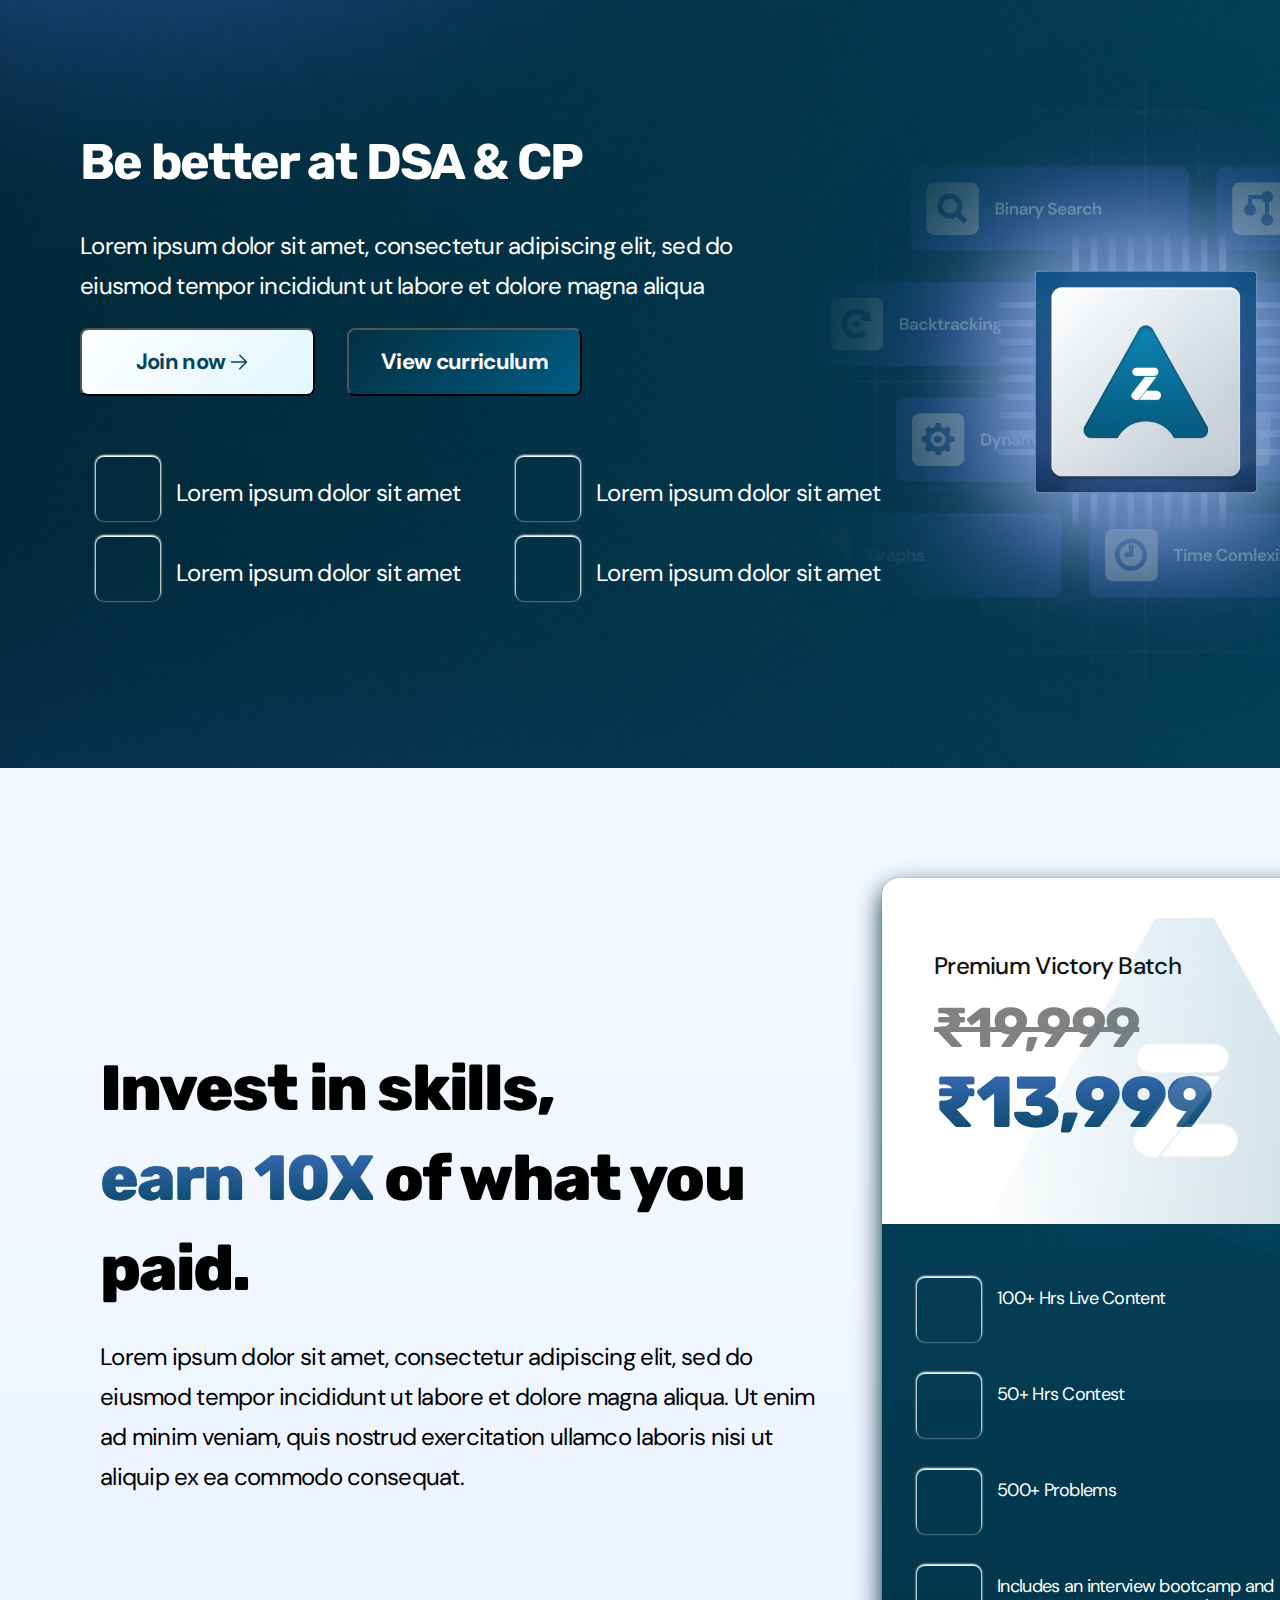
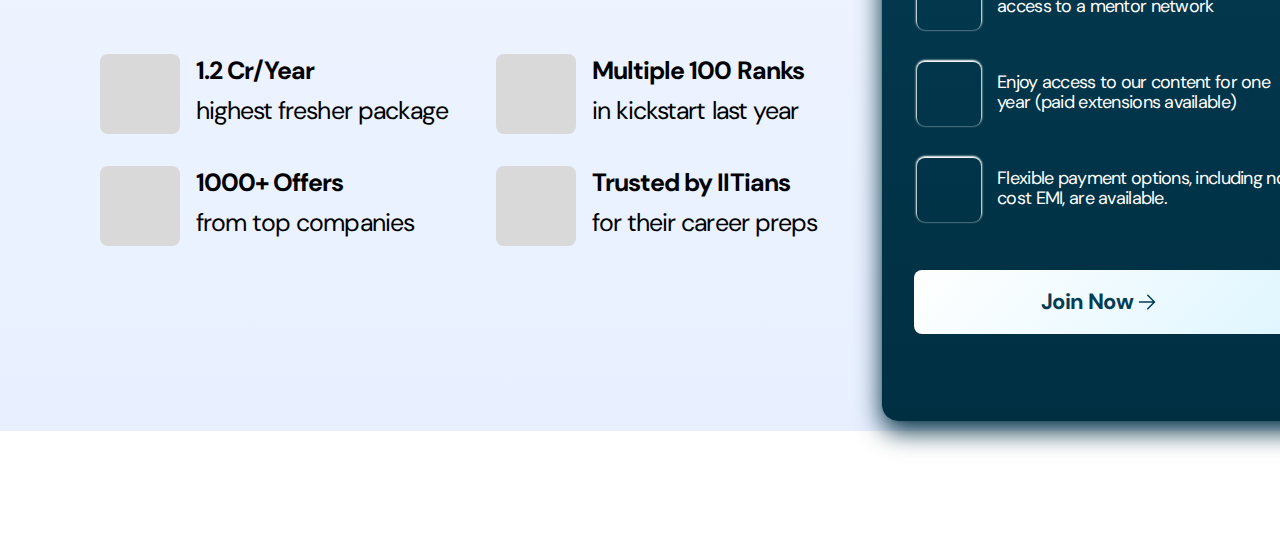
<file: Algozenith/index.html>
<!DOCTYPE html>
<html lang="en">
    <head>
        <meta charset="UTF-8">
        <meta name="viewport" content="width=device-width, initial-scale=1.0">
        <title>Document</title>
        <link rel="stylesheet" href="res5.css">
        <link rel="preconnect" href="https://fonts.googleapis.com">
        <link rel="preconnect" href="https://fonts.gstatic.com" crossorigin>
        <link href="https://fonts.googleapis.com/css2?family=Rubik:wght@700&display=swap" rel="stylesheet">
        <link href="https://fonts.googleapis.com/css2?family=DM+Sans&display=swap" rel="stylesheet">


    </head>
    <body>
        <div class="upper-div">
            <div class="text-div">
                <div class="ins-text-div">
                    <h1 class="top-h1">Be better at DSA & CP</h1>
                    <p class="lor-para">Lorem ipsum dolor sit amet, consectetur adipiscing elit, sed do eiusmod tempor incididunt ut labore et dolore magna aliqua</p>
                    <div class="join-button">
                        <button class="join">Join now
                            <svg class="arrow" xmlns="http://www.w3.org/2000/svg" height="1.5rem" width="2.5rem" viewbox="0 0 24 24" fill="currentColor" class="w-6 h-6">
                                <path fill-rule="evenodd" d="M3.75 12a.75.75 0 01.75-.75h13.19l-5.47-5.47a.75.75 0 011.06-1.06l6.75 6.75a.75.75 0 010 1.06l-6.75 6.75a.75.75 0 11-1.06-1.06l5.47-5.47H4.5a.75.75 0 01-.75-.75z" clip-rule="evenodd"/>
                            </svg>
                        </button>
                        <button class="join2">View curriculum</button>
                    </div>
                    <div class="four-buttons-div">
                        <div class="left-two">
                            <div class="small-para">
                                <div class="small-box"></div>
                                <div class="small-para-div">
                                    <p>Lorem ipsum dolor sit amet</p>
                                </div>
                            </div>
                            <div class="small-para">
                                <div class="small-box"></div>
                                <div class="small-para-div">
                                    <p>Lorem ipsum dolor sit amet</p>
                                </div>
                            </div>
                        </div>
                        <div class="right-two">
                            <div class="small-para">
                                <div class="small-box"></div>
                                <div class="small-para-div">
                                    <p>Lorem ipsum dolor sit amet</p>
                                </div>
                            </div>
                            <div class="small-para">
                                <div class="small-box"></div>
                                <div class="small-para-div">
                                    <p>Lorem ipsum dolor sit amet</p>
                                </div>
                            </div>
                        </div>
                    </div>
                </div>
            </div>
            <div class="img-div">
                <img class="a-img" src="Group 271.png" alt="groupu271"/>
            </div>
        </div>
        <div class="lower-div">
            <div class="text-sec-div">
                <div class="text-inside">
                    <div class="X-text">
                        Invest in skills,<br/><a class="earn">earn 10X</a>
                        of what you paid.
                    </div>
                    <div class="lor-text-2">
                        <p>Lorem ipsum dolor sit amet, consectetur adipiscing elit, sed do eiusmod tempor incididunt ut labore et dolore magna aliqua. Ut enim ad minim veniam, quis nostrud exercitation ullamco laboris nisi ut aliquip ex ea commodo consequat.</p>
                    </div>
                    <div class="four-box-more">
                        <div class="four-left-div">
                            <div class="four-left-div-flex">
                                <div class="four-box-small"></div>
                                <p>
                                    <a class="one-point">1.2 Cr/Year
                                    </a><br/>
                                    highest fresher package</p>
                            </div>
                            <div class="four-left-div-flex">
                                <div class="four-box-small"></div>
                                <p>
                                    <a class="one-point">1000+ Offers</a><br/>
                                    from top companies</p>
                            </div>
                        </div>
                        <div class="four-right-div">
                            <div class="four-left-div-flex">
                                <div class="four-box-small"></div>
                                <p>
                                    <a class="one-point">Multiple 100 Ranks
                                    </a><br/>
                                    in kickstart last year</p>
                            </div>
                            <div class="four-left-div-flex">
                                <div class="four-box-small"></div>
                                <p>
                                    <a class="one-point">Trusted by IITians</a><br/>
                                    for their career preps</p>
                            </div>
                        </div>
                    </div>
                </div>
            </div>
            <div class="pricing-div">
                <div class="premium-vict-batch">
                    <div class="premi-top">
                        <img src="Frame 215.png" alt=""/>
                        <div class="amount">
                            <p>Premium Victory Batch</p>
                            <h2 class="ninteen">₹19,999</h2>
                            <h2 class="thrteen">₹13,999</h2>
                        </div>
                    </div>
                    <div class="below-pricing-div">
                        <div class="small-para below">
                            <div class="small-box"></div>
                            <div class="new-small-box">
                                <p class="new-check-para">100+ Hrs Live Content</p>
                            </div>
                        </div>
                        <div class="small-para below">
                            <div class="small-box"></div>
                            <div class="new-small-box">
                                <p class="new-check-para">50+ Hrs Contest</p>
                            </div>
                        </div>
                        <div class="small-para below">
                            <div class="small-box"></div>
                            <div class="new-small-box">
                                <p class="new-check-para">500+ Problems</p>
                            </div>
                        </div>
                        <div class="small-para below">
                            <div class="small-box"></div>
                            <div class="new-small-box">
                                <p class="new-check-para">Includes an interview bootcamp and access to a mentor network</p>
                            </div>
                        </div>
                        <div class="small-para below">
                            <div class="small-box"></div>
                            <div class="new-small-box">
                                <p class="new-check-para">Enjoy access to our content for one year (paid extensions available)</p>
                            </div>
                        </div>
                        <div class="small-para below">
                            <div class="small-box"></div>
                            <div class="new-small-box">
                                <p class="new-check-para">Flexible payment options, including no-cost EMI, are available.</p>
                            </div>
                        </div>
                    </div>
                    <div class="but-below">Join Now <svg class="arrow" xmlns="http://www.w3.org/2000/svg" height="1.5rem" width="2.5rem" viewbox="0 0 24 24" fill="currentColor" class="w-6 h-6">
                        <path fill-rule="evenodd" d="M3.75 12a.75.75 0 01.75-.75h13.19l-5.47-5.47a.75.75 0 011.06-1.06l6.75 6.75a.75.75 0 010 1.06l-6.75 6.75a.75.75 0 11-1.06-1.06l5.47-5.47H4.5a.75.75 0 01-.75-.75z" clip-rule="evenodd"/>
                    </svg></div>
                </div>
            </div>
        </div>
    </body>
</html>
</file>
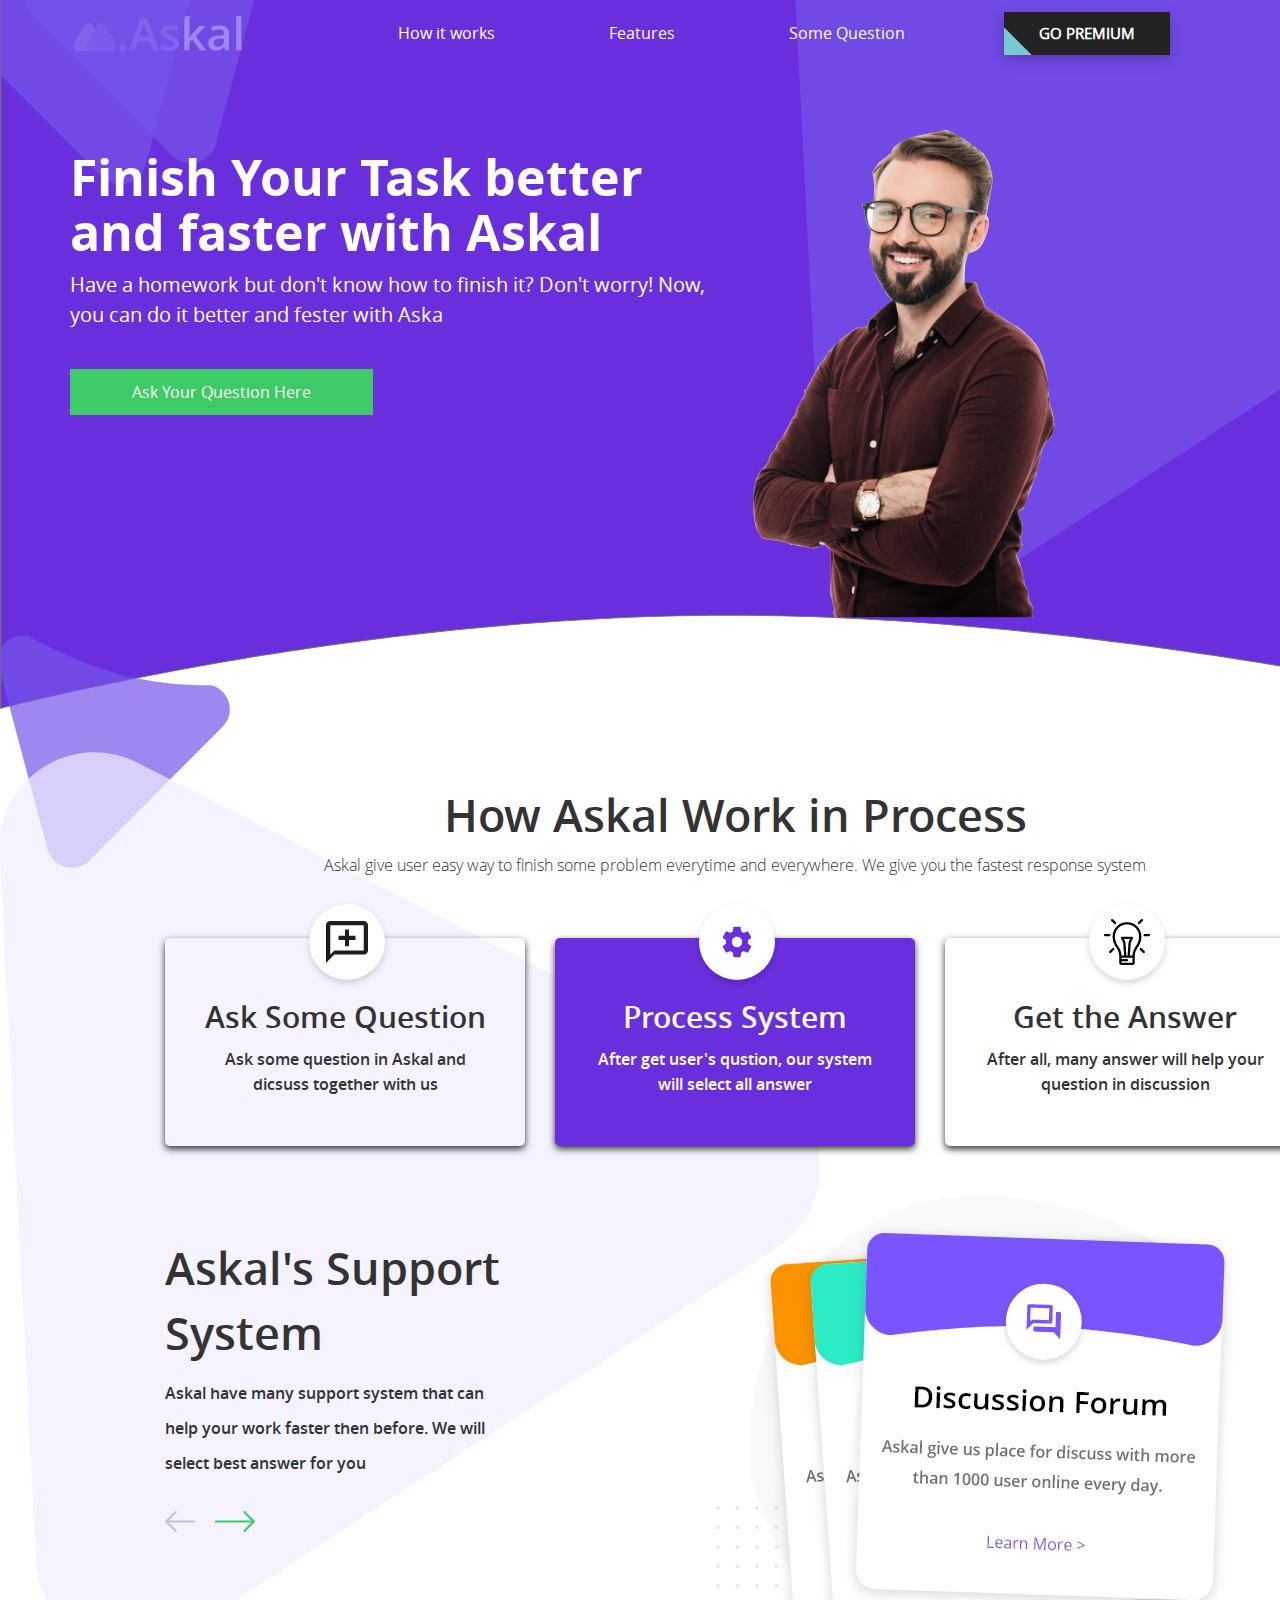
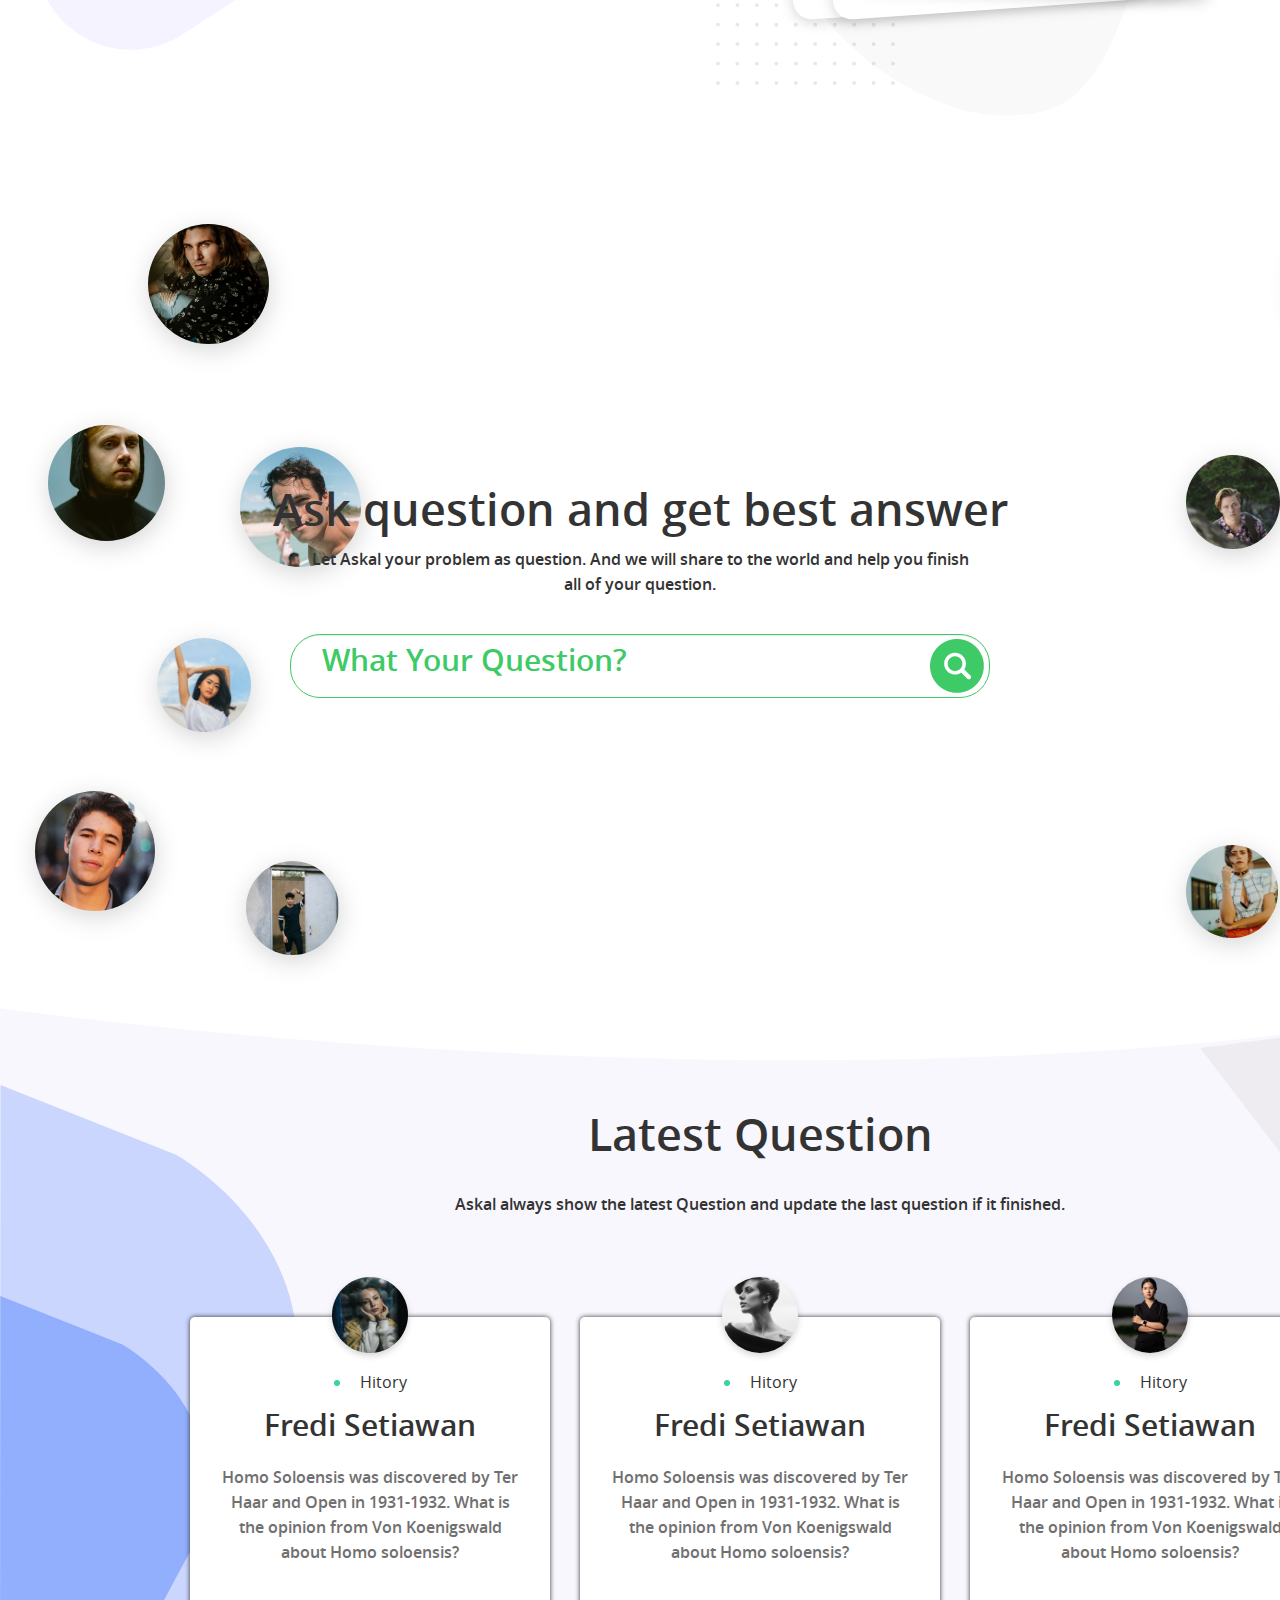
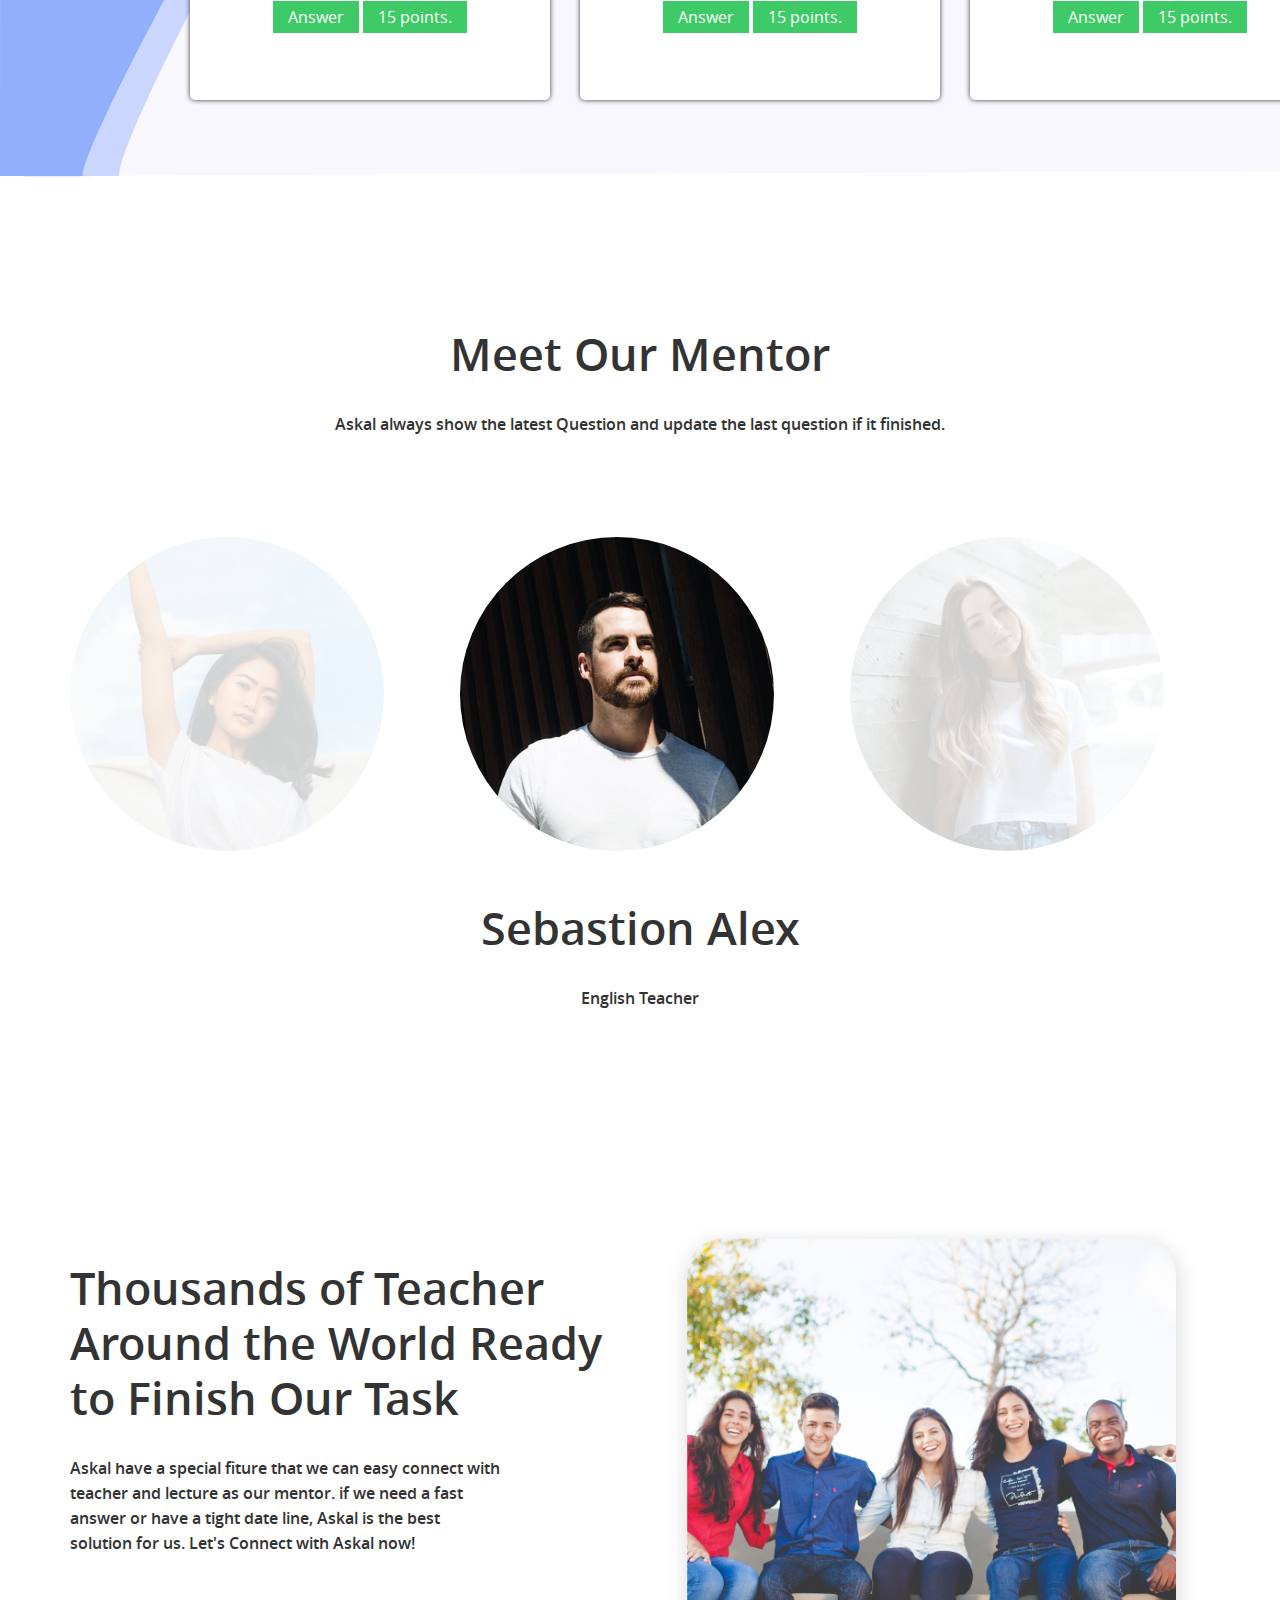
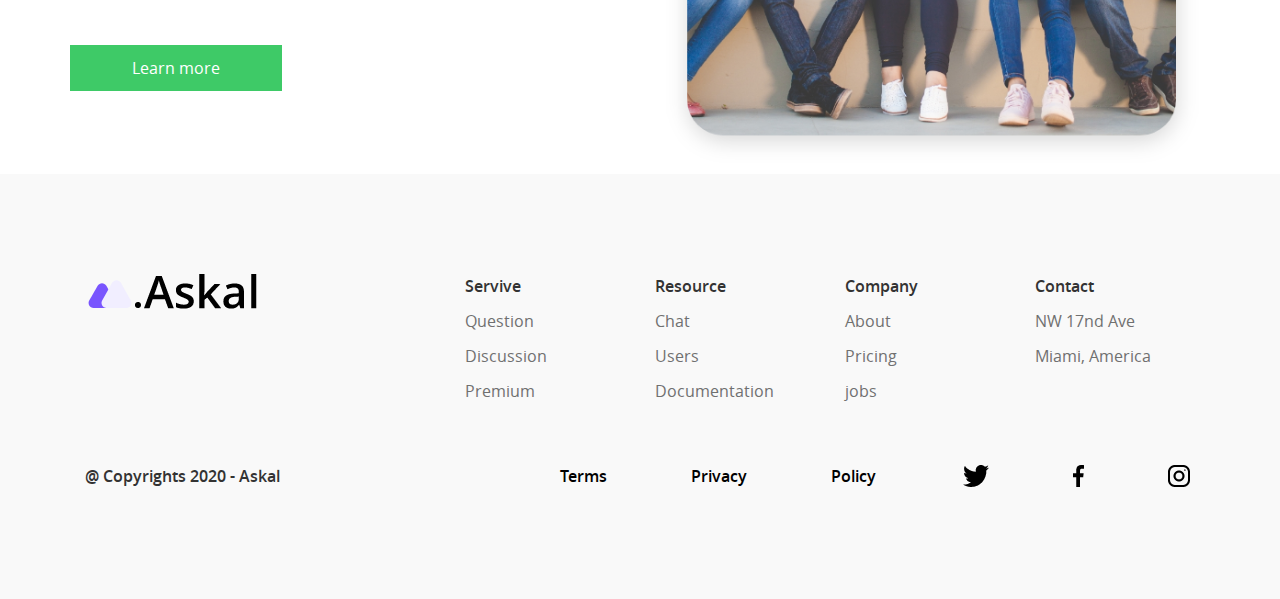
<file: Askal/index.html>
<!DOCTYPE html>
<html lang="en">
  <head>
    <meta charset="utf-8">
    <meta http-equiv="X-UA-Compatible" content="IE=edge">
    <meta name="viewport" content="width=device-width, initial-scale=1">
    <title>Ravi Dhundhara</title>

    <!-- Bootstrap -->
    <link href="css/bootstrap.min.css" rel="stylesheet">
	<link href="css/style.css" rel="stylesheet">

    <!-- HTML5 shim and Respond.js for IE8 support of HTML5 elements and media queries -->
    <!-- WARNING: Respond.js doesn't work if you view the page via file:// -->
    <!--[if lt IE 9]>
      <script src="https://oss.maxcdn.com/html5shiv/3.7.2/html5shiv.min.js"></script>
      <script src="https://oss.maxcdn.com/respond/1.4.2/respond.min.js"></script>
    <![endif]-->
  </head>
  <body>
    <header>
		<nav class="navbar">
		  <div class="container">
			<div class="navbar-header">
			  <a class="navbar-brand" href="#">
				<figure>
					<img class="img-responsive" src="img/Group 4822.png" width="172" height="35">
				</figure>
			  </a>
			</div>
			<ul class="list-inline text-right ullist">
			  <li class="active"><a href="#">How it works</a></li>
			  <li><a href="#">Features</a></li>
			  <li><a href="#">Some Question</a></li>
			  <li><a href="#"><span>Go Premium</span></a></li>
			</ul>
		  </div>
		</nav>
	</header>
	<section class="section1">
		<div class="container">
			<div class="row">
				<div class="col-md-7 col-xs-7 col-sm-7">
					<div class="askal">
						<h1>Finish Your Task better  and faster with Askal</h1>
						<p>Have a homework but don't know how to finish it? Don't worry! Now, you can do it better and fester with Aska</p>
						<a href="#">Ask Your Question Here</a>
					</div>
				</div>
				<div class="col-md-5 col-xs-5 col-sm-5">
					<div class="manbefor">
						<figure>
							<img class="img-responsive" src="img/Mask Group 2.png" width="302" height="488">
						</figure>
					</div>
				</div>
			</div>
		</div>
	</section>
	<section class="section2">
		<div class="container">
			<div class="row">
				<div class="col-sm-12 col-md-12 col-xs-12 text-center">
					<div class="process">
						<h1>How Askal Work in Process</h1>
						<p>Askal give user easy way to finish some problem everytime and everywhere. We give you the fastest response system</p>
					</div>
				</div>
				<div class="col-sm-4 col-md-4 col-xs-4">
					<div class="ask">
						<h1>Ask Some Question</h1>
						<p>Ask some question in Askal and dicsuss together with us</p>
					</div>
					<div class="some">
						<a href="#">
							<figure>
								<img class="img-responsive" src="img/22.png" width="94" height="94">
							</figure>
						</a>
					</div>
				</div>
				<div class="col-sm-4 col-xs-4 col-md-4">
					<div class="system">
						<h1>Process System</h1>
						<p>After get user's qustion, our system will select all answer</p>
					</div>
					<div class="some">
						<a href="#">
							<figure>
								<img class="img-responsive" src="img/Group 25.png" width="94" height="94">
							</figure>
						</a>
					</div>
				</div>
				<div class="col-sm-4 col-md-4 col-xs-4">
					<div class="ask">
						<h1>Get the Answer</h1>
						<p>After all, many answer will help your question in discussion</p>
					</div>
					<div class="some">
						<a href="#">
							<figure>
								<img class="img-responsive" src="img/Group 4836.png" width="94" height="94">
							</figure>
						</a>
					</div>
				</div>
				<div class="col-sm-6 col-xs-6 col-md-6">
					<div class="support">
						<h1>Askal's Support <br> System</h1>
						<p>Askal have many support system that can<br> help your work faster then before. We will<br> select best answer for you</p>
						<a href="#">
							<figure>
								<img class="img-responsive" src="img/righta.png" width="30" height="21">
							</figure>
							<figure>
								<img class="img-responsive" src="img/right-arrow.png" width="40" height="21">
							</figure>
						</a>
					</div>	
				</div>
				<div class="col-md-6 col-xs-6 col-sm-6">
					<div class="fourm">
						<a href="#">
							<figure>
								<img class="img-responsive" src="img/Group 30.png" width="495" height="428">
							</figure>
						</a>
					</div>
				</div>
			</div>
		</div>
	</section>
	<section class="section3">
		<div class="container">
			<div class="row">
				<div class="col-sm-12 col-xs-12 col-md-12 text-center">
					<div class="answer">
						<h1>Ask question and get best answer</h1>
						<p>Let Askal your problem as question. And we will share to the world and help you finish <br>all of your question.</p>
						<form class="search-blog text-center">
							<input class="form-control" placeholder="What Your Question?" type="text">
						</form>
					</div>
				</div>	
			</div>
		</div>
	</section>
	<section class="section4">
		<div class="container">
			<div class="row">
				<div class="col-sm-12 col-xs-12 col-md-12 text-center">
					<div class="latest">
						<h1>Latest Question</h1>
						<p>Askal always show the latest Question and update the last question if it finished.</p>
					</div>
				</div>
				<div class="col-sm-4 col-md-4 col-xs-4 text-center">
					<div class="fredi text-center">
						<figure>
							<svg xmlns="http://www.w3.org/2000/svg" width="6" height="6" viewBox="0 0 6 6">
							<circle id="Ellipse_317" data-name="Ellipse 317" cx="3" cy="3" r="3" fill="#38d39f"/>
							</svg>
							<h2>Hitory</h2>
						</figure>
						<h1>Fredi Setiawan</h1>
						<p>Homo Soloensis was discovered by Ter Haar and Open in 1931-1932. What is the opinion from Von Koenigswald about Homo soloensis?</p>
						<div class="answer">
							<a href="#">Answer</a>
							<a href="#">15 points.</a>
						</div>
						<div class="groupimg">
							<figure>
								<img class="img-responsive" src="img/23.png" width="94" height="94">
							</figure>
						</div>
					</div>
				</div>
					<div class="col-sm-4 col-md-4 col-xs-4 text-center">
					<div class="fredi text-center">
						<figure>
							<svg xmlns="http://www.w3.org/2000/svg" width="6" height="6" viewBox="0 0 6 6">
							<circle id="Ellipse_317" data-name="Ellipse 317" cx="3" cy="3" r="3" fill="#38d39f"/>
							</svg>
							<h2>Hitory</h2>
						</figure>
						<h1>Fredi Setiawan</h1>
						<p>Homo Soloensis was discovered by Ter Haar and Open in 1931-1932. What is the opinion from Von Koenigswald about Homo soloensis?</p>
						<div class="answer">
							<a href="#">Answer</a>
							<a href="#">15 points.</a>
						</div>
						<div class="groupimg">
							<figure>
								<img class="img-responsive" src="img/25.png" width="94" height="94">
							</figure>
						</div>
					</div>
				</div>
					<div class="col-sm-4 col-md-4 col-xs-4 text-center">
					<div class="fredi text-center">
						<figure>
							<svg xmlns="http://www.w3.org/2000/svg" width="6" height="6" viewBox="0 0 6 6">
							<circle id="Ellipse_317" data-name="Ellipse 317" cx="3" cy="3" r="3" fill="#38d39f"/>
							</svg>
							<h2>Hitory</h2>
						</figure>
						<h1>Fredi Setiawan</h1>
						<p>Homo Soloensis was discovered by Ter Haar and Open in 1931-1932. What is the opinion from Von Koenigswald about Homo soloensis?</p>
						<div class="answer">
							<a href="#">Answer</a>
							<a href="#">15 points.</a>
						</div>
						<div class="groupimg">
							<figure>
								<img class="img-responsive" src="img/Ellipse 2.png" width="94" height="94">
							</figure>
						</div>
					</div>
				</div>
			</div>
		</div>
	</section>
	<section class="section5">
		<div class="container">
			<div class="row">
				<div class="col-sm-12 col-xs-12 col-md-12 text-center">
					<div class="latest">
						<h1>Meet Our Mentor</h1>
						<p>Askal always show the latest Question and update the last question if it finished.</p>
					</div>
				</div>
				<div class="col-sm-4 col-xs-4 col-md-4">
					<figure>
						<img class="img-responsive" src="img/Ellipse 318.png"width="314" height="314">
					</figure>
				</div>
				<div class="col-sm-4 col-xs-4 col-md-4">
					<figure>
						<img class="img-responsive" src="img/Ellipse 320.png"width="314" height="314">
					</figure>
				</div>
				<div class="col-sm-4 col-xs-4 col-md-4">
					<figure>
						<img class="img-responsive" src="img/Ellipse 319.png"width="314" height="314">
					</figure>
				</div>
				<div class="col-sm-12 col-xs-12 col-md-12 text-center">
					<div class="latest">
						<h1>Sebastion Alex</h1>
						<p>English Teacher</p>
					</div>
				</div>	
			</div>
		</div>
	</section>
	<section class="section6">
		<div class="container">
			<div class="row">
				<div class="col-sm-6 col-xs-6 col-md-6">
					<div class="latest">
						<h1>Thousands of Teacher <br>
								Around the World Ready<br> 
								to Finish Our Task
						</h1>
						<p>Askal have a special fiture that we can easy connect with<br> teacher and lecture
							as our mentor. if we need a fast<br> answer or have a tight date line, Askal is
							the best <br>solution for us. Let's Connect with Askal now!</p>
							<a href="#">Learn more</a>
					</div>
				</div>	
				<div class="col-sm-6 col-md-6 col-xs-6">
					<figure>
						<img class="img-responsive" src="img/Mask Group 4.png" width="604" height="613">
					</figure>
				</div>
			</div>
		</div>
	</section>
	<footer>
		<div class="container">
			<div class="col-sm-4 col-md-4 col-xs-4">
				<a href="#">
					<figure>
						<img src="img/Group 4837.png" width="172" height="35px">
					</figure>
				</a>
			</div>
			<div class="col-sm-2 col-xs-2 col-md-2">
				<div class="servive">
					<h1>Servive</h1>
					<ul class="list-group">
						<li><a href="#">Question</a></li>
						<li><a href="#">Discussion</a></li>
						<li><a href="#">Premium</a></li>
					</ul>
				</div>
			</div>
			<div class="col-sm-2 col-xs-2 col-md-2">
				<div class="servive">
					<h1>Resource</h1>
					<ul class="list-group">
						<li><a href="#">Chat</a></li>
						<li><a href="#">Users</a></li>
						<li><a href="#">Documentation</a></li>
					</ul>
				</div>
			</div>
			<div class="col-sm-2 col-xs-2 col-md-2">
				<div class="servive">
					<h1>Company</h1>
					<ul class="list-group">
						<li><a href="#">About</a></li>
						<li><a href="#">Pricing</a></li>
						<li><a href="#">jobs</a></li>
					</ul>
				</div>
			</div>
			<div class="col-sm-2 col-xs-2 col-md-2">
				<div class="servive">
					<h1>Contact</h1>
					<ul class="list-group">
						<li><a href="#">NW 17nd Ave</a></li>
						<li><a href="#">Miami, America</a></li>
					</ul>
				</div>
			</div>
			<div class="col-sm-5 col-md-5 col-xs-5">
				<div class="lastdiv">
					<p>@ Copyrights 2020 - Askal</p>
				</div>
			</div>
			<div class="col-sm-7 col-xs-7 col-md-7 text-right">
			<ul class="list-inline term">
					<li><a href="#">Terms</a></li>
					<li><a href="#">Privacy</a></li>
					<li><a href="#">Policy</a></li>
				</ul>
				<ul class="list-inline social">
					<li><a href="#"><figure><img src="img/twitter (1).png" width="26" height="22"></figure></a></li>
					<li><a href="#"><figure><img src="img/facebook (1).png" width="11" height="22"></figure></a></li>
					<li><a href="#"><figure><img src="img/instagram.png" width="22" height="22"></figure></a></li>
				</ul>
				
			</div>
		</div>
	</footer>
    <!-- jQuery (necessary for Bootstrap's JavaScript plugins) -->
    <script src="https://ajax.googleapis.com/ajax/libs/jquery/1.11.1/jquery.min.js"></script>
    <!-- Include all compiled plugins (below), or include individual files as needed -->
    <script src="js/bootstrap.min.js"></script>
  </body>
</html>
</file>
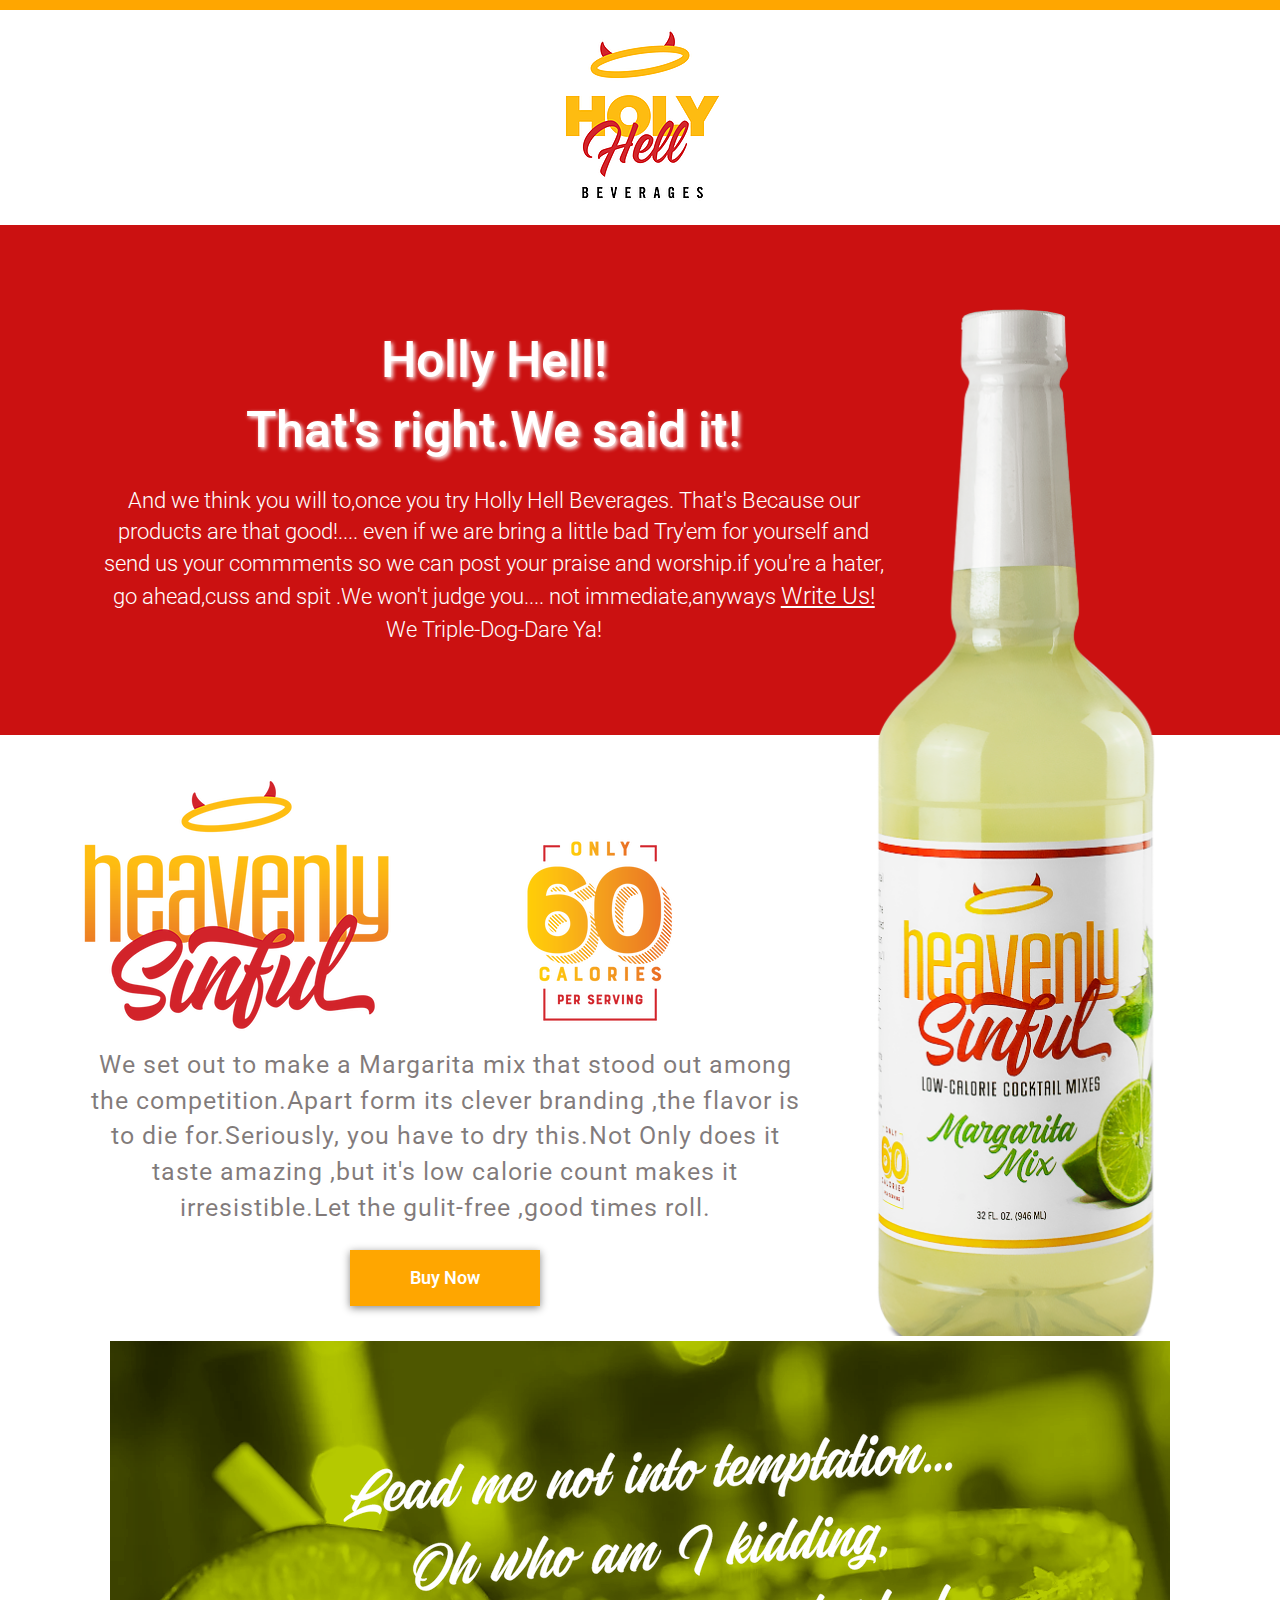
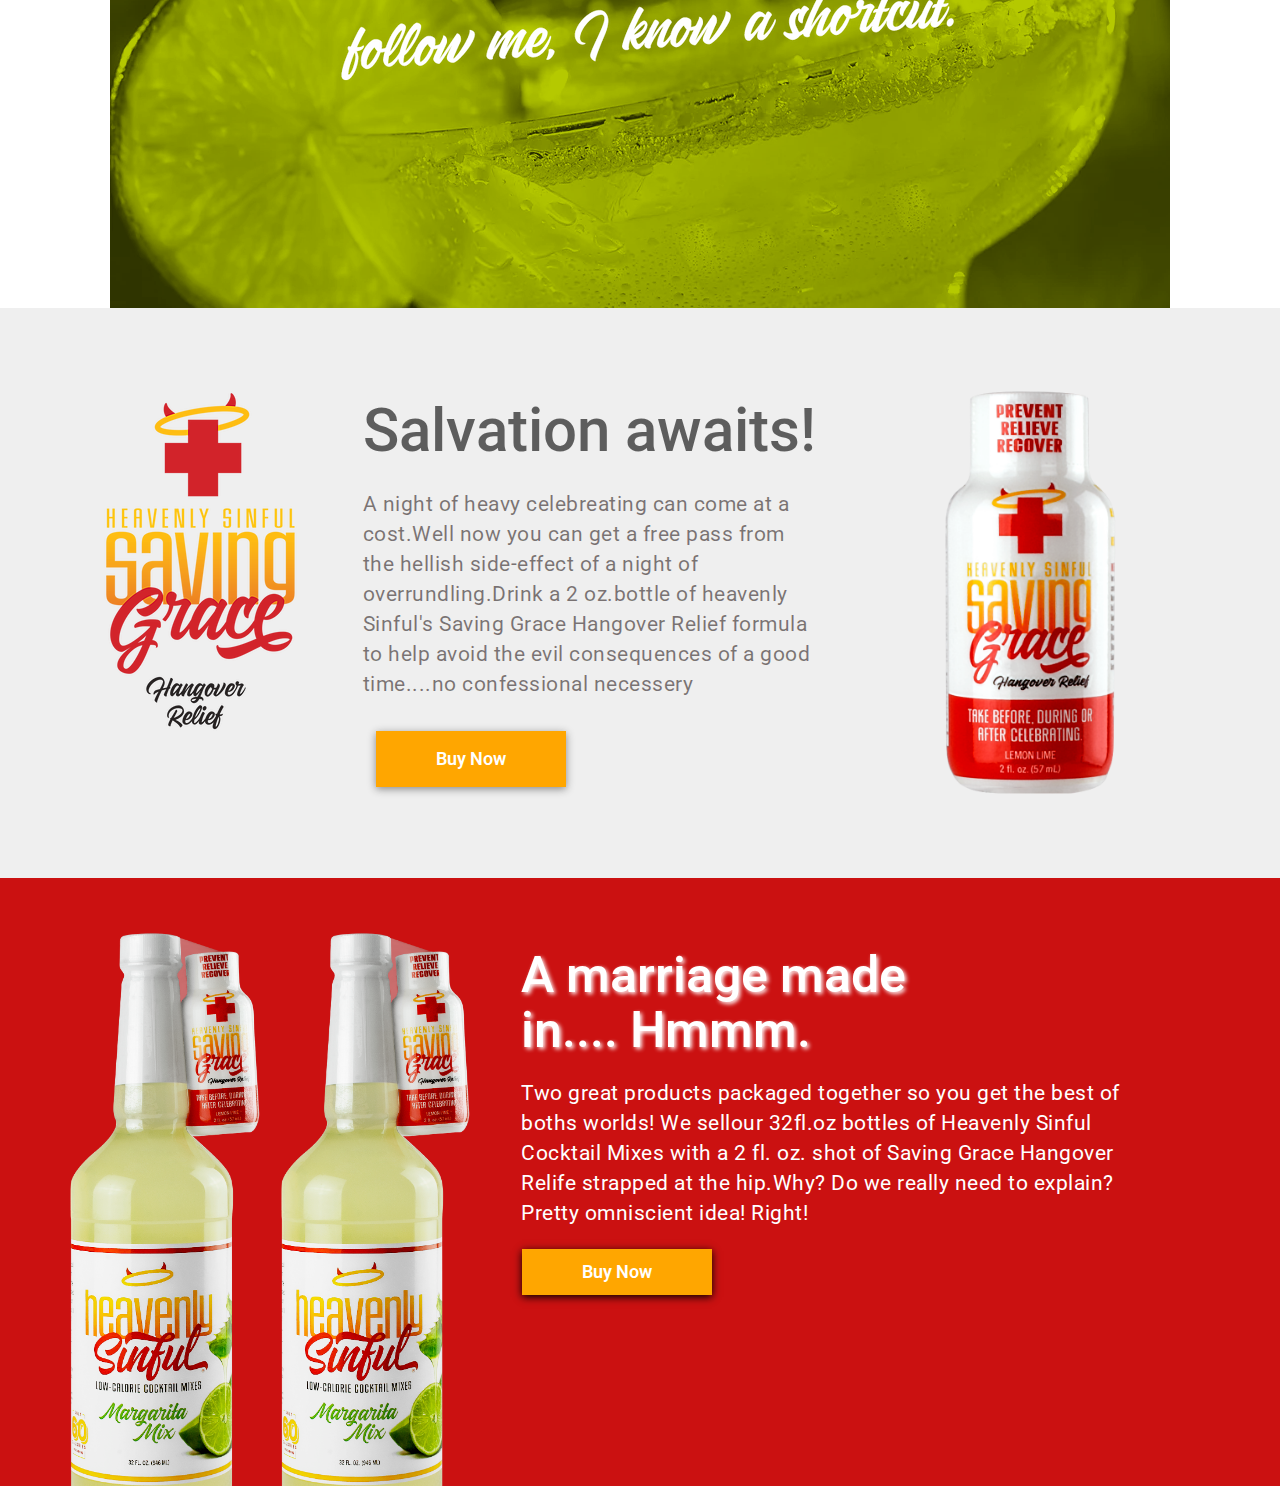
<file: Holly Hell /index.html>
<!DOCTYPE html>
<html lang="en">
  <head>
    <meta charset="utf-8">
    <meta http-equiv="X-UA-Compatible" content="IE=edge">
    <meta name="viewport" content="width=device-width, initial-scale=1">
    <title>Holly Hell Beverages</title>

    <!-- Bootstrap -->
    <link href="css/bootstrap.min.css" rel="stylesheet">
	<link href="css/style.css" rel="stylesheet">

    <!-- HTML5 shim and Respond.js for IE8 support of HTML5 elements and media queries -->
    <!-- WARNING: Respond.js doesn't work if you view the page via file:// -->
    <!--[if lt IE 9]>
      <script src="https://oss.maxcdn.com/html5shiv/3.7.2/html5shiv.min.js"></script>
      <script src="https://oss.maxcdn.com/respond/1.4.2/respond.min.js"></script>
    <![endif]-->
   <link href="https://fonts.googleapis.com/css2?family=Roboto:ital,wght@0,100;0,300;0,400;0,500;0,700;0,900;1,100;1,300;1,400;1,500;1,700;1,900&display=swap" rel="stylesheet">
  </head>
  <body>
	<div class="section1">
		<a href="#">
			<img class="img-responsive" src="img/reallogo.png">
		</a>
	</div>
	<div class="section2">
		<div class="container">
			<div class="row">
				<div class="col-sm-9 col-md-9 col-xs-12">
					<div class="holyhell text-center">
						<h1>Holly Hell!<br>That's right.We said it!</h1>
						<p>And we think you will to,once you try Holly Hell Beverages. That's Because our products are that good!.... even if we are bring a little bad Try'em for
							yourself and send us your commments so we can post your praise and worship.if you're a hater, go ahead,cuss and spit .We won't judge you.... not immediate,anyways <a href="#">
							<u>Write Us!</u></a> We Triple-Dog-Dare Ya!</p>
					</div>
				</div>
			</div>
		</div>
	</div>
	<div class="section3">
		<div class="container">
				<div class="row">
					<div class="col-sm-8 col-xs-12 col-md-8">
                    
                    <div class="row align-items-center">
						<div class="col-sm-7 col-xs-12 col-md-7">
							
								<img src="img/centerlogo.png">
							
						</div>
						<div class="col-sm-5 col-xs-12 col-md-5">
							<div class="spacer">
								<img class="img-responsive" src="img/centerlogo2.png" >
							</div>
						</div>
                      </div>
                        
						<div class="col-sm-12 col-md-12 col-xs-12">
							<div class="botletext text-center">
								<p>We set out to make a Margarita mix that stood out among the competition.Apart form its clever branding ,the flavor is to die for.Seriously, you have to dry this.Not Only does it taste amazing ,but it's low calorie count makes it irresistible.Let the gulit-free ,good times roll.</p>
								<a href="#">Buy Now</a>
							</div>
						</div>
					</div>
					<div class="col-sm-4 col-xs-4 col-md-4">
						<div class="bottole">
							<figure>
								<img src="img/HeavenlySinful_32oz.png" class="img-responsive">
							</figure>
						</div>
				</div>	
			</div>
		</div>
	</div>
	
    
    <div class="section4">
			<img class="img-responsive" src="img/bigcenterimg.png">
	</div>
    
    
<div class="section5">
		<div class="container">
			<div class="row">
				<div class="col-sm-3 col-md-3 col-xs-12 imageleft">
				<img class="img-responsive" src="img/SavingGrace_Displayer_Headon.png">
					
		    </div>
				<div class="col-sm-5 col-xs-12 col-md-5">
					<div class="Salvation">
						<h1>Salvation awaits!</h1>		
<p>A night of heavy celebreating can come at a cost.Well now you can get a free pass from the hellish side-effect of a night of overrundling.Drink a
							2 oz.bottle of heavenly Sinful's Saving Grace Hangover Relief formula to help avoid the evil consequences of a good time....no confessional necessery	</p>
						<div class="btn">
							<a href="#">Buy Now</a>
						</div>
					</div>
				</div>
				<div class="col-sm-4 col-md-4 col-xs-12 imageRight">
			<img class="img-responsive" src="img/SavingGrace_2oz.png">
				</div>
			</div>
		</div>
	</div>
	<div class="section6">
		<div class="container">
			<div class="row">
				<div class="cols-sm-2 col-xs-12 col-md-2">
					<figure>
						<img src="img/HeavenlySinful_32oz_SavingGrace_2oz.png" class="img-responsive">
					</figure>
				</div>
				<div class="cols-sm-2 col-xs-12 col-md-2">
					<figure class="fornone">
						<img src="img/HeavenlySinful_32oz_SavingGrace_2oz.png" class="img-responsive">
					</figure>
				</div>
				<div class="col-sm-7 col-md-7 col-xs-12">
					<div class="marriagemade">
						<h1>A marriage made<br> in.... Hmmm.</h1>
						<p>Two great products packaged together so you get the best of boths worlds! We sellour 32fl.oz bottles of Heavenly Sinful Cocktail Mixes with a 2 fl. oz. shot of Saving Grace Hangover Relife strapped at the hip.Why? Do we
							really need to explain? Pretty omniscient idea! Right!</p>
						<div class="btn">
							<a href="#">Buy Now</a>
						</div>
					</div>	
				</div>
			</div>
		</div>
	</div>
    
    <!-- jQuery (necessary for Bootstrap's JavaScript plugins) -->
    <script src="https://ajax.googleapis.com/ajax/libs/jquery/1.11.1/jquery.min.js"></script>
    <!-- Include all compiled plugins (below), or include individual files as needed -->
    <script src="js/bootstrap.min.js"></script>
  </body>
</html>
</file>
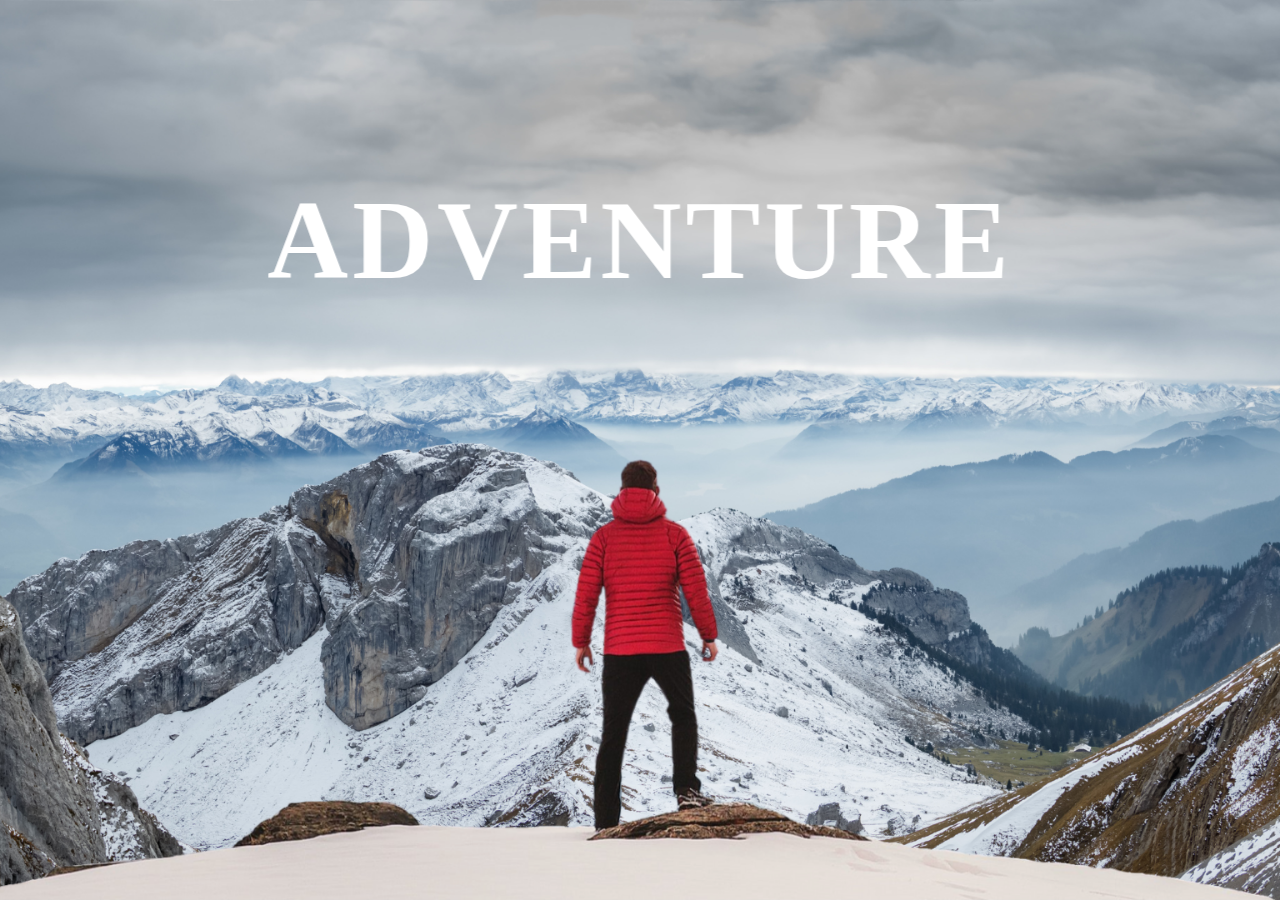
<file: ParallaxEffect/index.html>
<!DOCTYPE html>
<html lang="en">
<head>
    <meta charset="UTF-8">
    <meta http-equiv="X-UA-Compatible" content="IE=edge">
    <meta name="viewport" content="width=device-width, initial-scale=1.0">
    <link rel="stylesheet" href="style.css" >
    <title>Document</title>
</head>
<body>
    <div id="wrapper">
        <div class="container">
            <img src="background.png" class="background" >
            <img src="foreground.png" class="forgound">
            <h1>ADVENTURE</h1>
        </div>

        <section>
            <h2 class="secHeading">Adventure Times!</h2>
            <p class="text">Lorem ipsum dolor sit amet consectetur adipisicing elit. Animi, dicta! Commodi ad tempora eos. Corrupti nam facilis tenetur fugiat sapiente, praesentium quae odit qui impedit explicabo saepe quaerat numquam recusandae.<br>
            Lorem ipsum dolor sit amet consectetur adipisicing elit. Architecto tempore neque suscipit! Aliquid delectus reprehenderit non molestias dolorum beatae sapiente eos necessitatibus rem possimus magnam dignissimos nesciunt, explicabo aperiam. In? lore<br>
            Lorem ipsum dolor sit amet consectetur adipisicing elit. Rem rerum, exercitationem expedita impedit nisi sit reprehenderit quo placeat ad iste obcaecati nesciunt ab repellendus voluptatem qui asperiores quod nam, non aliquam nulla? Reiciendis atque saepe incidunt cupiditate nemo. Officia cupiditate harum dolores. Minima, vel quisquam blanditiis unde error iste officia est laborum quibusdam illo totam natus consectetur quasi rem, consequuntur obcaecati veniam quos recusandae aperiam commodi ipsam molestiae hic. A, in ea veritatis voluptate aut, obcaecati, doloremque ab quae ducimus veniam quis? Sed dicta minima iusto officia similique ratione accusantium dignissimos, expedita id eos quidem sint voluptate! Suscipit, reiciendis nostrum?
            </p>
            <div class="bg bg1">
                <h2 class="desc">BIKING</h2>
            </div>
            <p class="text">Lorem ipsum dolor sit amet consectetur adipisicing elit. Animi, dicta! Commodi ad tempora eos. Corrupti nam facilis tenetur fugiat sapiente, praesentium quae odit qui impedit explicabo saepe quaerat numquam recusandae.<br>
                Lorem ipsum dolor sit amet consectetur adipisicing elit. Architecto tempore neque suscipit! Aliquid delectus reprehenderit non molestias dolorum beatae sapiente eos necessitatibus rem possimus magnam dignissimos nesciunt, explicabo aperiam. In? lore<br>
                Lorem ipsum dolor sit amet consectetur adipisicing elit. Rem rerum, exercitationem expedita impedit nisi sit reprehenderit quo placeat ad iste obcaecati nesciunt ab repellendus voluptatem qui asperiores quod nam, non aliquam nulla? Reiciendis atque saepe incidunt cupiditate nemo. Officia cupiditate harum dolores. Minima, vel quisquam blanditiis unde error iste officia est laborum quibusdam illo totam natus consectetur quasi rem, consequuntur obcaecati veniam quos recusandae aperiam commodi ipsam molestiae hic. A, in ea veritatis voluptate aut, obcaecati, doloremque ab quae ducimus veniam quis? Sed dicta minima iusto officia similique ratione accusantium dignissimos, expedita id eos quidem sint voluptate! Suscipit, reiciendis nostrum?
            </p>

            <div class="bg bg2">
                <h2 class="desc">PARA GLIDING</h2>
            </div>
            <p class="text">Lorem ipsum dolor sit amet consectetur adipisicing elit. Animi, dicta! Commodi ad tempora eos. Corrupti nam facilis tenetur fugiat sapiente, praesentium quae odit qui impedit explicabo saepe quaerat numquam recusandae.<br>
                Lorem ipsum dolor sit amet consectetur adipisicing elit. Architecto tempore neque suscipit! Aliquid delectus reprehenderit non molestias dolorum beatae sapiente eos necessitatibus rem possimus magnam dignissimos nesciunt, explicabo aperiam. In? lore<br>
                Lorem ipsum dolor sit amet consectetur adipisicing elit. Rem rerum, exercitationem expedita impedit nisi sit reprehenderit quo placeat ad iste obcaecati nesciunt ab repellendus voluptatem qui asperiores quod nam, non aliquam nulla? Reiciendis atque saepe incidunt cupiditate nemo. Officia cupiditate harum dolores. Minima, vel quisquam blanditiis unde error iste officia est laborum quibusdam illo totam natus consectetur quasi rem, consequuntur obcaecati veniam quos recusandae aperiam commodi ipsam molestiae hic. A, in ea veritatis voluptate aut, obcaecati, doloremque ab quae ducimus veniam quis? Sed dicta minima iusto officia similique ratione accusantium dignissimos, expedita id eos quidem sint voluptate! Suscipit, reiciendis nostrum?
            </p>

            <div class="bg bg3">
                <h2 class="desc">SURFING</h2>
            </div>
            <p class="text">Lorem ipsum dolor sit amet consectetur adipisicing elit. Animi, dicta! Commodi ad tempora eos. Corrupti nam facilis tenetur fugiat sapiente, praesentium quae odit qui impedit explicabo saepe quaerat numquam recusandae.<br>
                Lorem ipsum dolor sit amet consectetur adipisicing elit. Architecto tempore neque suscipit! Aliquid delectus reprehenderit non molestias dolorum beatae sapiente eos necessitatibus rem possimus magnam dignissimos nesciunt, explicabo aperiam. In? lore<br>
                Lorem ipsum dolor sit amet consectetur adipisicing elit. Rem rerum, exercitationem expedita impedit nisi sit reprehenderit quo placeat ad iste obcaecati nesciunt ab repellendus voluptatem qui asperiores quod nam, non aliquam nulla? Reiciendis atque saepe incidunt cupiditate nemo. Officia cupiditate harum dolores. Minima, vel quisquam blanditiis unde error iste officia est laborum quibusdam illo totam natus consectetur quasi rem, consequuntur obcaecati veniam quos recusandae aperiam commodi ipsam molestiae hic. A, in ea veritatis voluptate aut, obcaecati, doloremque ab quae ducimus veniam quis? Sed dicta minima iusto officia similique ratione accusantium dignissimos, expedita id eos quidem sint voluptate! Suscipit, reiciendis nostrum?
            </p>
        </section>
    </div>
</body>
</html>
</file>
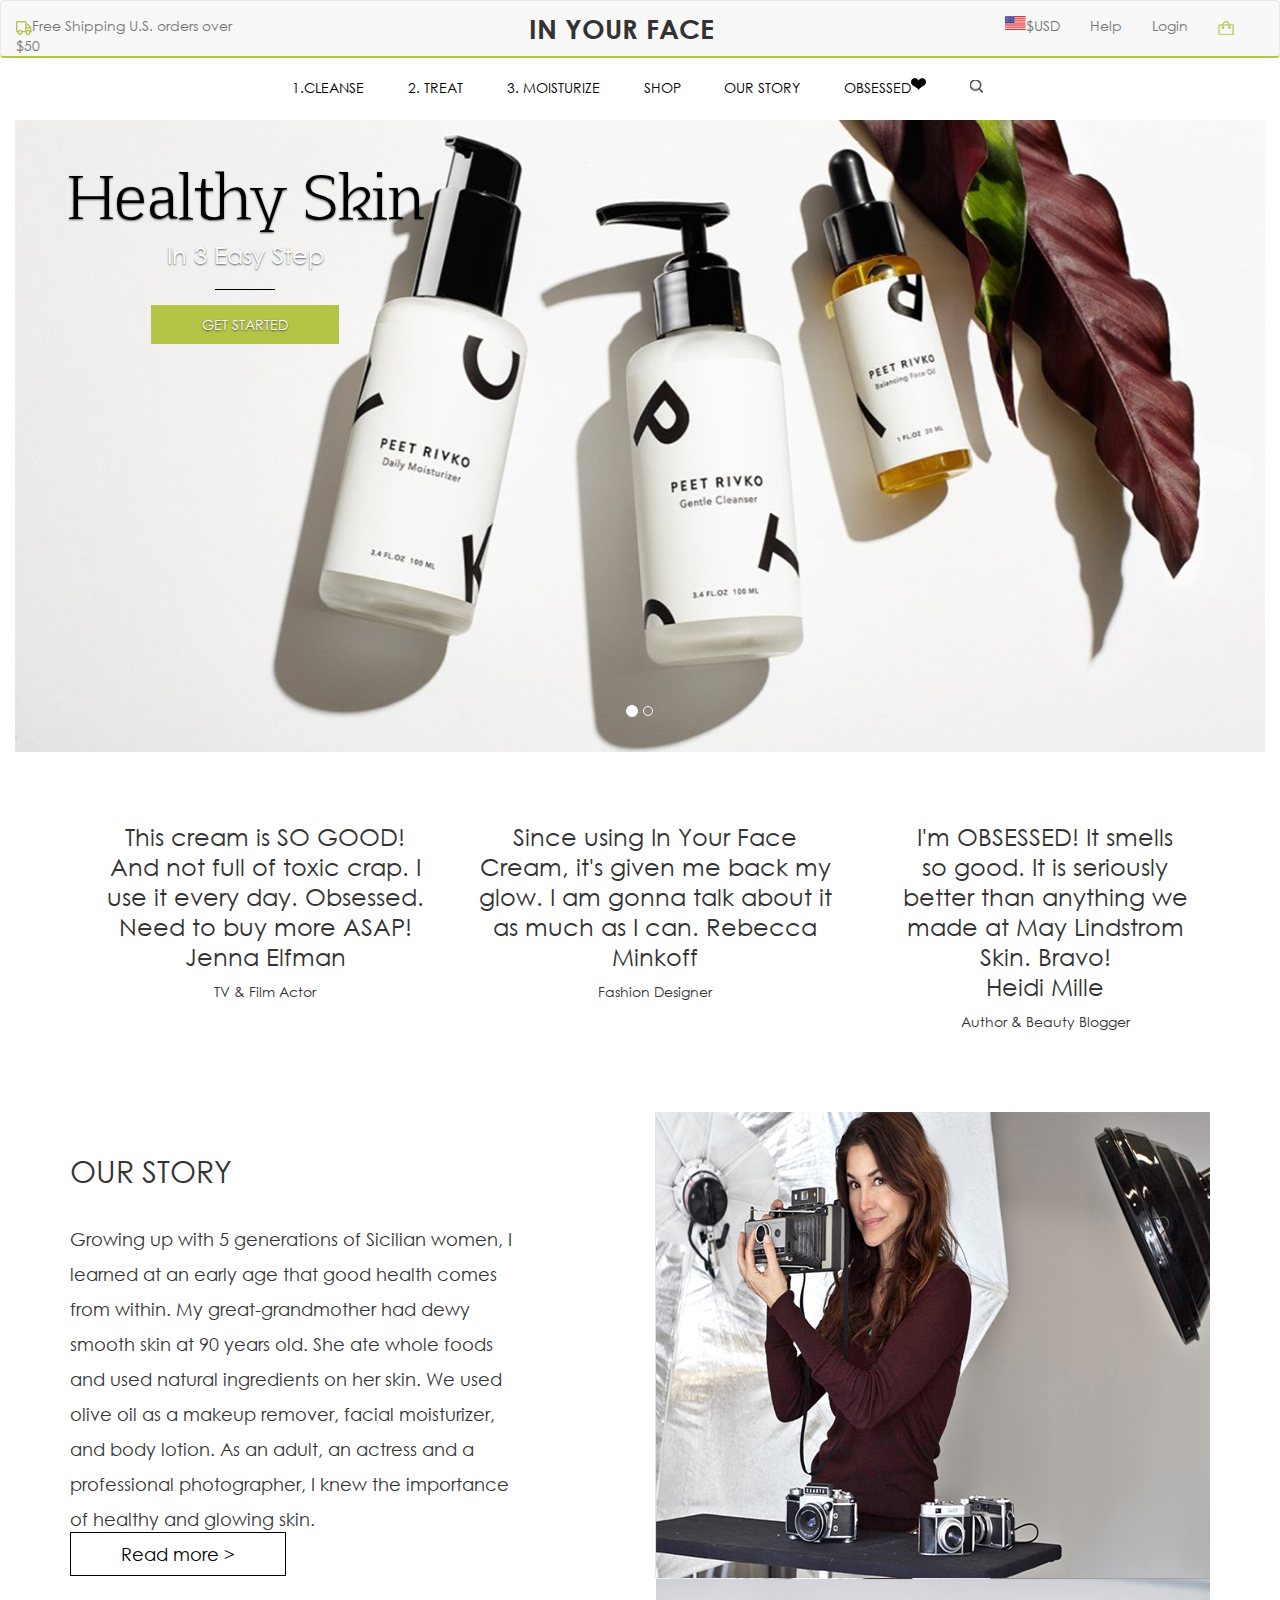
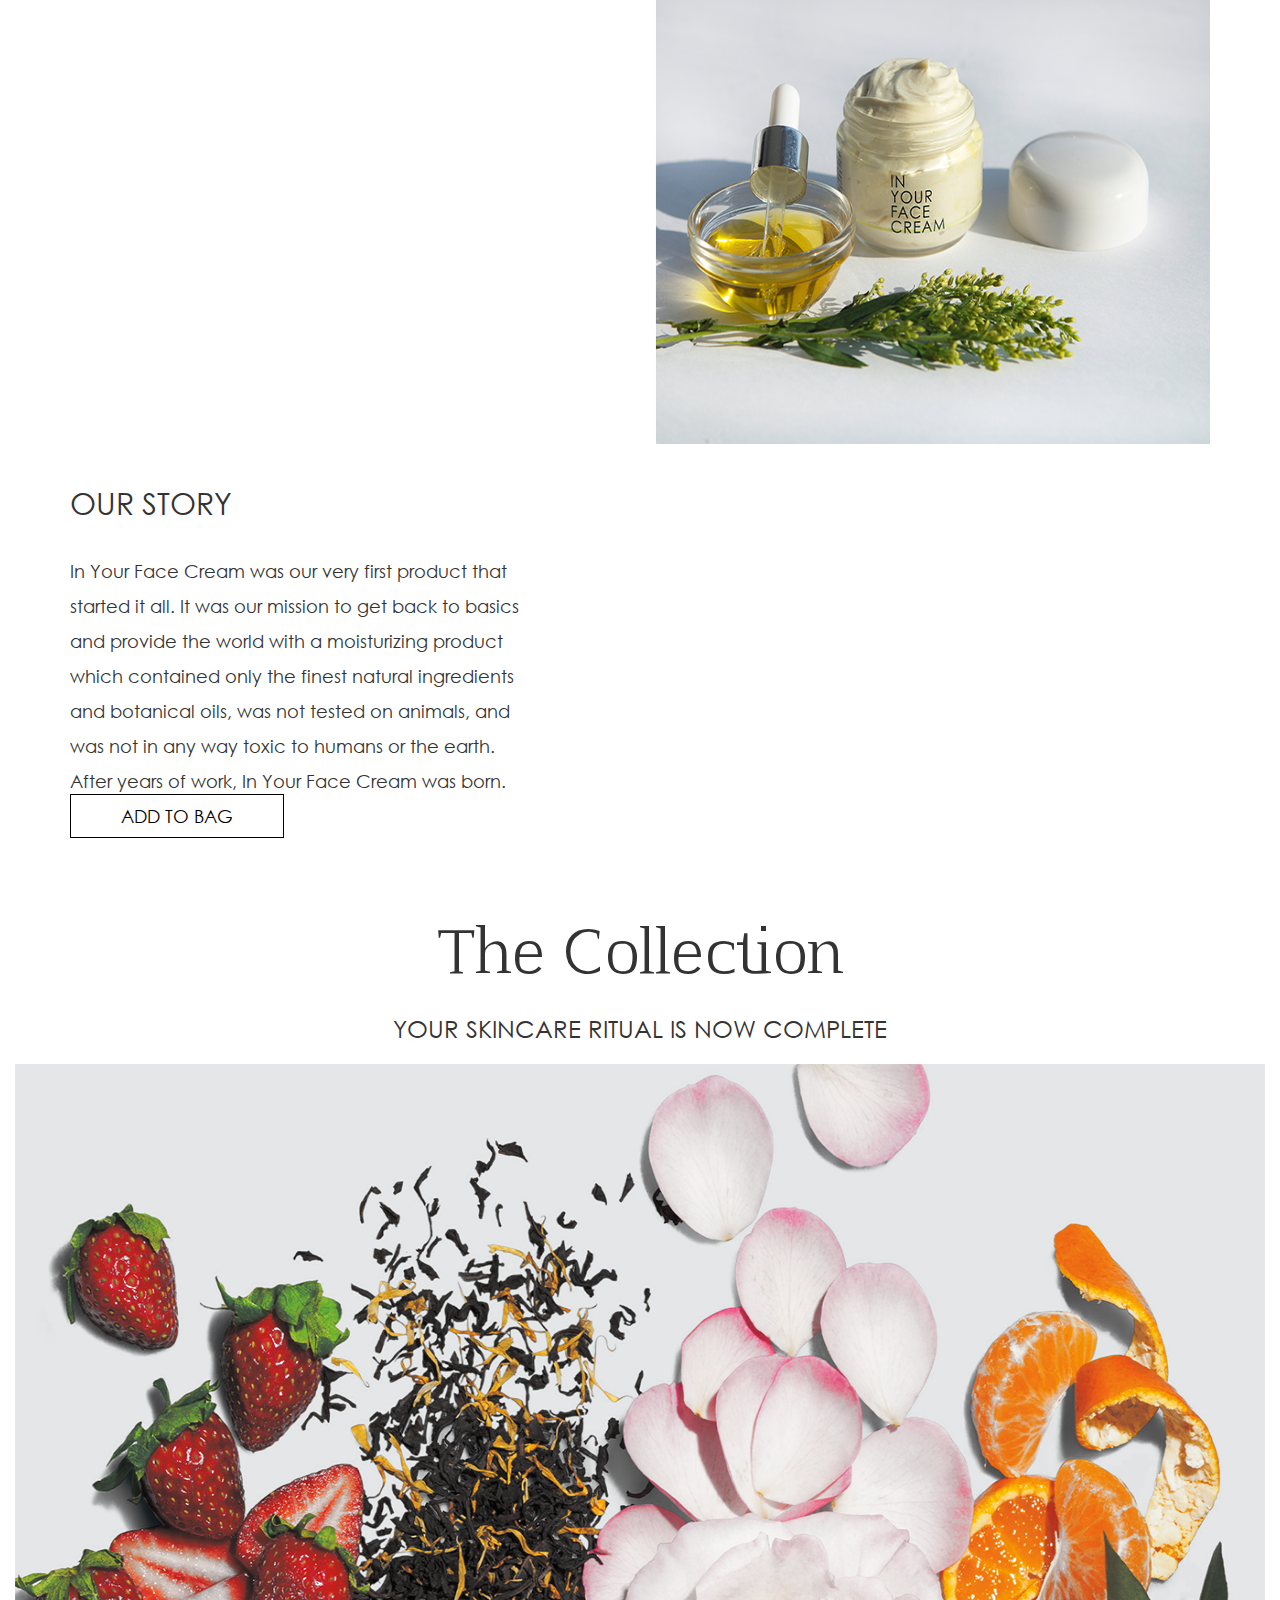
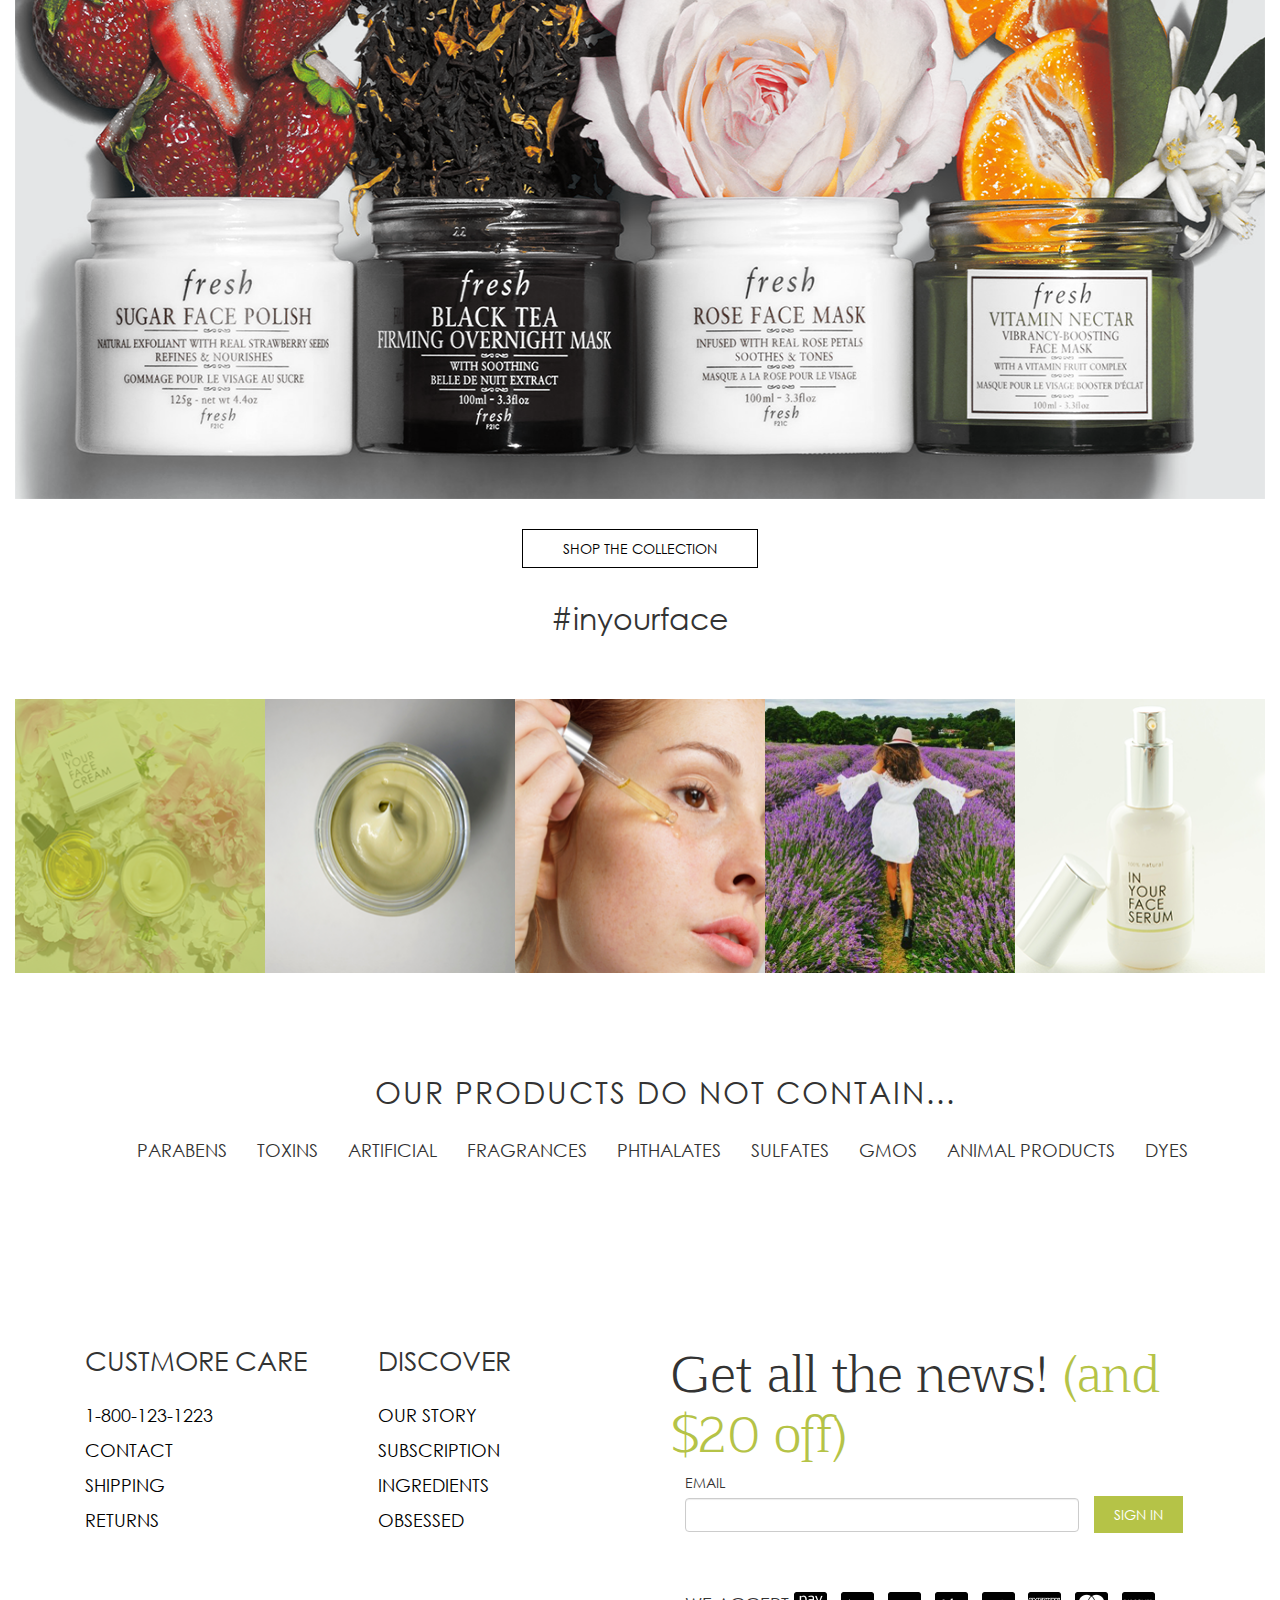
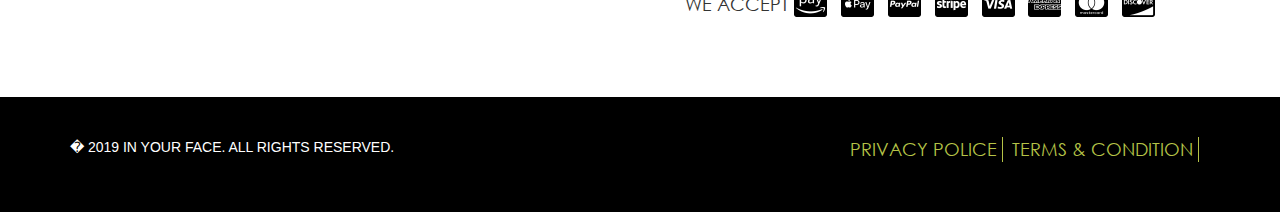
<file: Product/index.html>
<!DOCTYPE html>
<html lang="en">
  <head>
    <meta charset="utf-8">
    <meta http-equiv="X-UA-Compatible" content="IE=edge">
    <meta name="viewport" content="width=device-width, initial-scale=1">
    <title>Bootstrap Template</title>

    <!-- Bootstrap -->
    <link href="css/bootstrap.min.css" rel="stylesheet">
	<link href="css/style.css" rel="stylesheet">

    <!-- HTML5 shim and Respond.js for IE8 support of HTML5 elements and media queries -->
    <!-- WARNING: Respond.js doesn't work if you view the page via file:// -->
    <!--[if lt IE 9]>
      <script src="https://oss.maxcdn.com/html5shiv/3.7.2/html5shiv.min.js"></script>
      <script src="https://oss.maxcdn.com/respond/1.4.2/respond.min.js"></script>
    <![endif]-->
  </head>
  <body>
	<header>
		<nav class="navbar navbar-default">
			<div class="container-fluid">
				<div class="navbar-header">
					<a class="navbar-brand forfigure" href="#">
						<figure class="forfloat">
							<img src="img/IYF home (2) (1).png" width="16" height="14">
						</figure>
						<p>Free Shipping U.S. orders over $50</p>
					</a>
				</div>
				<div class="nav navbar-nav navbar-left text-center fornavh2">
					<h2>IN YOUR FACE</h2>
				</div>
				<ul class="nav navbar-nav navbar-right forfont">
					<li><a href="#"> <figure class="forfloat"> <img class="img-responsive" src="img/usflag.png" width="21" height="14"></figure>$USD </a></li>
					<li><a href="#">Help</a></li>
					<li><a href="#">Login</a></li>
					<li><a href="#"><figure><img src="img/bag.png" width="16" height="14"></figure></a></li>
				</ul>
			</div>
		</nav>
	</header>
<section class="section1">
	<div class="container">
		<div class="row">
			<div class="col-sm-12 col-md-12 col-sm-12">
				<ul class="list-inline text-center">
					<li><a href="#">1.CLEANSE</a></li>
					<li><a href="#">2. TREAT</a></li>
					<li><a href="#">3. MOISTURIZE</a></li>
					<li><a href="#">  SHOP</a></li>
					<li><a href="#">OUR STORY</a></li>
					<li><a href="#"> OBSESSED<figure class="forfloatright"> <img class="img-responsive" src="img/heart.png" width="15" height="12"></figure></a></li>
					<li><a href="#"><figure> <img class="img-responsive" src="img/search.png" width="13" height="13"></figure></a></li>
				</ul>
			</div>
		</div>
	</div>
</section>
<section class="section2">
	<div class="container-fluid">
		<div id="myCarousel" class="carousel slide" data-ride="carousel">
			 <ol class="carousel-indicators">
				 <li data-target="#myCarousel" data-slide-to="0" class="active"></li>
				 <li data-target="#myCarousel" data-slide-to="1"></li>
			</ol>
			<div class="carousel-inner">
				<figure>
					<img src="img/sliderimg.png" width="100%" height="632">
				</figure>
				<div class="carousel-caption forfont">
						<h1>Healthy Skin</h1>
						<p>In 3 Easy Step</p>
					<div class="fora	">
						<a href="#">GET STARTED</a>
					</div>
				</div>
			</div>
		</div>
	</div>
</section>
<section class="section3">
	<div class="container">
		<div class="row">
			<div class="col-sm-4 col-md-4 col-xs-4 text-center">
				<p>This cream is SO GOOD!<br> And not full of toxic crap. I<br> use it every day. Obsessed.<br> Need to buy more ASAP!<br> Jenna Elfman</p>
				<h4>TV & Film Actor</h4>
			</div>
			<div class="col-sm-4 col-md-4 col-xs-4 text-center">
				<p>Since using In Your Face Cream, it's given me back my glow. I am gonna talk about it as much as I can. Rebecca Minkoff</p>
				<h4>Fashion Designer</h4>
			</div>
			<div class="col-sm-4 col-md-4 col-xs-4 text-center">
				<p>I'm OBSESSED! It smells<br> so good. It is seriously<br> better than anything we<br> made at May Lindstrom <br>Skin. Bravo!<br>Heidi Mille</p>
				<h4>Author & Beauty Blogger</h4>
			</div>
		</div>
	</div>
</section>
<section class="section4">
	<div class="container">
		<div class="row">
			<div class="col-sm-6 col-xs-6 col-md-6">
				<h2>OUR STORY</h2>
				<p>Growing up with 5 generations of Sicilian women, I <br>
				learned at an early age that good health comes<br>
				from within. My great-grandmother had dewy <br>
				smooth skin at 90 years old. She ate whole foods<br>
				and used natural ingredients on her skin. We used <br>
				olive oil as a makeup remover, facial moisturizer,<br>
				and body lotion. As an adult, an actress and a<br>
				professional photographer, I knew the importance<br> of healthy and glowing skin.<br> <a href="#"> Read more ></a></p>
			</div>
			<div class="col-sm-6 col-md-6 col-xs-6">
				<figure>
					<img src="img/for6.png" width="100%" height="466">
				</figure>
			</div>
			<div class="col-sm-6 col-md-6 col-xs-6">
				<figure>
					<img src="img/for61.png" width="100%" height="466">
				</figure>
			</div>
			<div class="col-sm-6 col-xs-6 col-md-6">
				<h2>OUR STORY</h2>
				<p>In Your Face Cream was our very first product that<br>
				started it all. It was our mission to get back to basics <br>
				and provide the world with a moisturizing product<br>
				which contained only the finest natural ingredients<br>
				and botanical oils, was not tested on animals, and<br>
				was not in any way toxic to humans or the earth.<br>
				After years of work, In Your Face Cream was born.<br><a href="#">ADD TO BAG</a></p>
			</div>
		</div>
	</div>
</section>
<section class="section5">
	<div class="container-fluid">
		<div class="row">
			<div class="col-sm-12 col-md-12 col-xs-12 text-center">
			<div class="collection">
				<h1>The Collection</h1>
				<p>YOUR SKINCARE RITUAL IS NOW COMPLETE</p>
				</div>
			</div>
			<div class="col-sm-12 col-md-12 col-xs-12">
				<figure>
					<img src="img/bigimg.png" width="100%" height="1035">
				</figure>
			</div>
			<div class="col-md-12 col-xs-12 col-sm-12 text-center">
				<div class="shop">
					<a href="#">SHOP THE COLLECTION</a>
			</div>
			<div class="col-sm-12 col-xs-12 col-md-12 text-center">
				<div class="forp">
					<p>#inyourface</p>
				</div>
			</div>
		</div>
	</div>
</section>
<section class="section6">
	<div class="container-fluid">
		<div class="forwidth">
			<div class="for20">
				<figure>
					<img src="img/insta1.png" width="100%" height="274">
				</figure>
			</div>
			<div class="for20">
				<figure>
					<img src="img/insta2.png" width="100%" height="274">
				</figure>
			</div>
			<div class="for20">
				<figure>
					<img src="img/insta3.png" width="100%" height="274">
				</figure>
			</div>
			<div class="for20">
				<figure>
					<img src="img/insta4.png" width="100%" height="274">
				</figure>
			</div>
			<div class="for20">
				<figure>
					<img src="img/insta5.png" width="100%" height="274">
				</figure>
			</div>
		</div>
	</div>
</section>
<section class="section7">
	<div class="container">
		<div class="row">
			<div class="col-sm-12 col-md-12 col-xs-12 text-center">
				<div class="ourpro">
					<h1>OUR PRODUCTS DO NOT CONTAIN...</h1>
					<ul class="list-inline">
						<li>PARABENS</li>
						<li>TOXINS</li>
						<li>ARTIFICIAL</li>
						<li>FRAGRANCES</li>
						<li>PHTHALATES</li>
						<li>SULFATES</li>
						<li>GMOS</li>
						<li>ANIMAL PRODUCTS</li>
						<li>DYES</li>
					</ul>
				</div>
			</div>
		</div>
	</div>
</section>
<section class="section8">
	<div class="container">
		<div class="row">
			<div class="col-sm-3 col-md-3 col-xs-3">
				<div class="custmer">
					<h2>CUSTMORE CARE</h2>
					<ul>
						<li><a href="#">1-800-123-1223</a><li>
						<li><a href="#">CONTACT</a><li>
						<li><a href="#">SHIPPING</a><li>
						<li><a href="#">RETURNS</a><li>
					</ul>
				</div>
			</div>
			<div class="col-sm-3 col-md-3 col-xs-3">
				<div class="custmer">
					<h2>DISCOVER</h2>
					<ul>
						<li><a href="#">OUR STORY</a><li>
						<li><a href="#">SUBSCRIPTION</a><li>
						<li><a href="#">INGREDIENTS</a><li>
						<li><a href="#">OBSESSED</a><li>
					</ul>
				</div>
			</div>
			<div class="col-sm-6 col-xs-6 col-md-6">
				<div class="custmer">
					<h1>Get all the news! <span style="color:#B5C347">(and $20 off)</span></h1>
				</div>
				<form class="col-sm-12 col-xs-12 col-md-12">
					<div class="form-group">
						<label class="col-md-12 col-xs-12 col-sm-12 lable control-label">EMAIL</label>
						<input  class="col-sm-6 col-md-6 col-xs-6 news form-control" type="email" class="form-control">
						<div class="col-sm-3 col-md-3 col-xs-3">
							<div class="signin">
								<a href="#">SIGN IN</a>
							</div>
						</div>
					</div>
				</form>
				<div class="col-sm-12 col-md-12 col-xs-12">
					<div class="pay">
						<p>WE ACCEPT</p>
						<ul class="list-inline">
							<li>
								<a href="#">
									<figure>
										<img src="img/pay1.png" width="33" height="25">
									</figure>
								</a>
							</li>
							<li>
								<a href="#">
									<figure>
										<img src="img/pay2.png" width="33" height="25">
									</figure>
								</a>
							</li>
							<li>
								<a href="#">
									<figure>
										<img src="img/pay3.png" width="33" height="25">
									</figure>
								</a>
							</li>
							<li>
								<a href="#">
									<figure>
										<img src="img/pay4.png" width="33" height="25">
									</figure>
								</a>
							</li>
							<li>
								<a href="#">
									<figure>
										<img src="img/pay5.png" width="33" height="25">
									</figure>
								</a>
							</li>
							<li>
								<a href="#">
									<figure>
										<img src="img/pay6.png" width="33" height="25">
									</figure>
								</a>
							</li>
							<li>
								<a href="#">
									<figure>
										<img src="img/pay7.png" width="33" height="25">
									</figure>
								</a>
							</li>
							<li>
								<a href="#">
									<figure>
										<img src="img/pay8.png" width="33" height="25">
									</figure>
								</a>
							</li>
						</ul>
					</div>
				</div>
			</div>
		</div>
	</div>
</section>
<footer class="section9">
	<div class="container">
		<div class="row">
			<div class="col-sm-4 col-md-4 col-xs-4">
				<p>� 2019 IN YOUR FACE. ALL RIGHTS RESERVED.</p>
			</div>
			<div class="col-sm-4 col-xs-4 col-md-4 text-center">
				<ul class="list-inline">
					<li>
						<a href="#">
							<figure>
								<img src="img/social1.png" width="19" height="19">
							</figure>
						</a>
					</li>
					<li>
						<a href="#">
							<figure>
								<img src="img/social2.png" width="19" height="19">
							</figure>
						</a>
					</li>
					<li>
						<a href="#">
							<figure>
								<img src="img/social3.png" width="19" height="19">
							</figure>
						</a>
					</li>
					<li>
						<a href="#">
							<figure>
								<img src="img/social4.png" width="19" height="19">
							</figure>
						</a>
					</li>
					<li>
						<a href="#">
							<figure>
								<img src="img/social.5.png" width="27" height="19">
							</figure>
						</a>
					</li>
				</ul>
			</div>
			<div class="col-sm-4 col-md-4 col-xs-4">
				<div class="foot">
					<ul class="list-inline">
						<li><a href="#">PRIVACY POLICE</a></li>
						<li><a href="#">TERMS & CONDITION</a></li>
					</ul>
				</div>
			</div>
		</div>
	</div>
</footer>
    
    <!-- jQuery (necessary for Bootstrap's JavaScript plugins) -->
    <script src="https://ajax.googleapis.com/ajax/libs/jquery/1.11.1/jquery.min.js"></script>
    <!-- Include all compiled plugins (below), or include individual files as needed -->
    <script src="js/bootstrap.min.js"></script>
  </body>
</html>
</file>
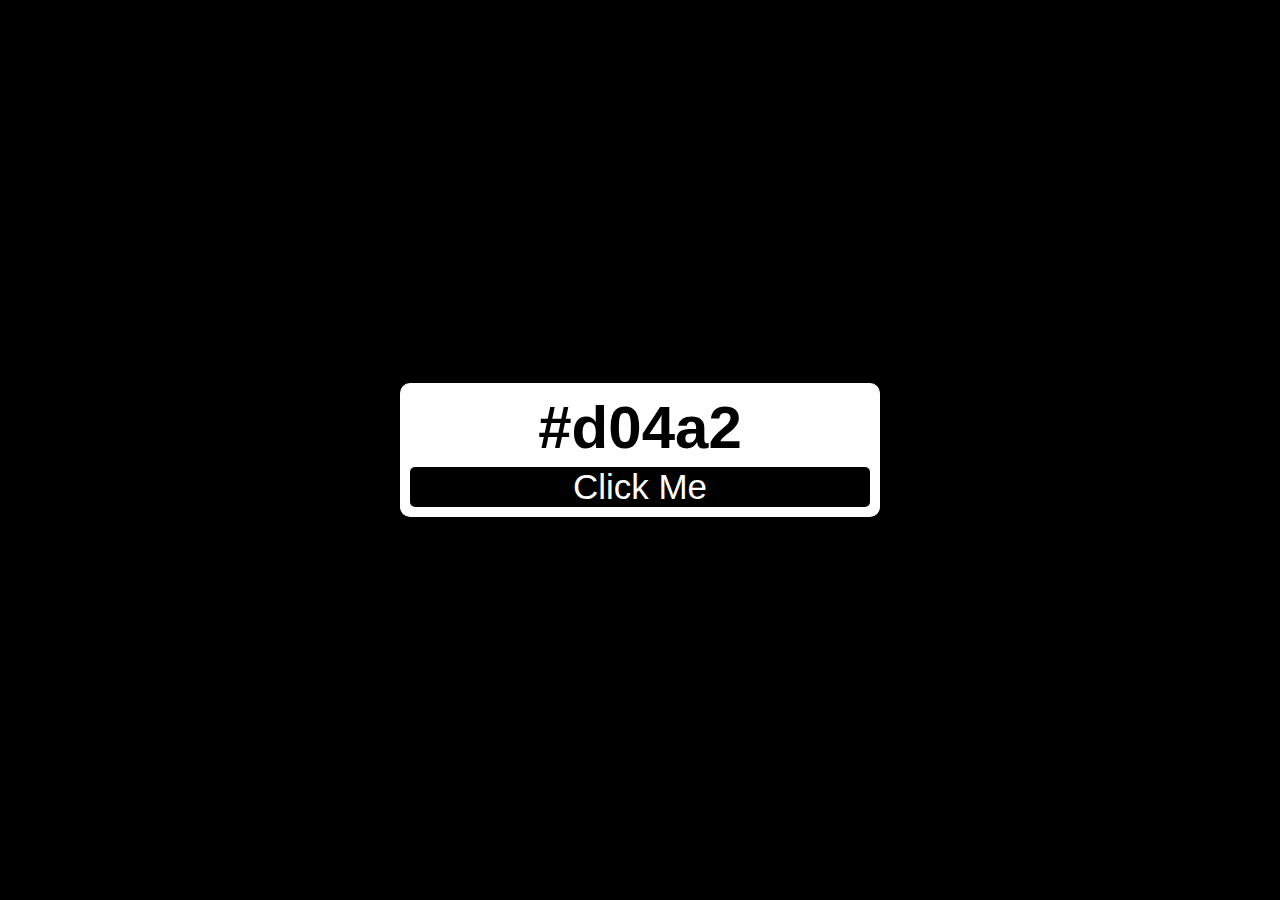
<file: RandomColorScreen/index.html>
<!DOCTYPE html>
<html lang="en">
<head>
    <meta charset="UTF-8">
    <meta http-equiv="X-UA-Compatible" content="IE=edge">
    <meta name="viewport" content="width=device-width, initial-scale=1.0">
    <link rel="stylesheet" href="style.css" >
    <title>Document</title>
</head>
<body>
 <div class="main">
    <div class="container">
        <h2 id="color-code">#ffff</h2>
        <button id="btn">Click Me</button>
    </div>
 </div>
  <script src="script.js"></script>
</body>
</html>
</file>
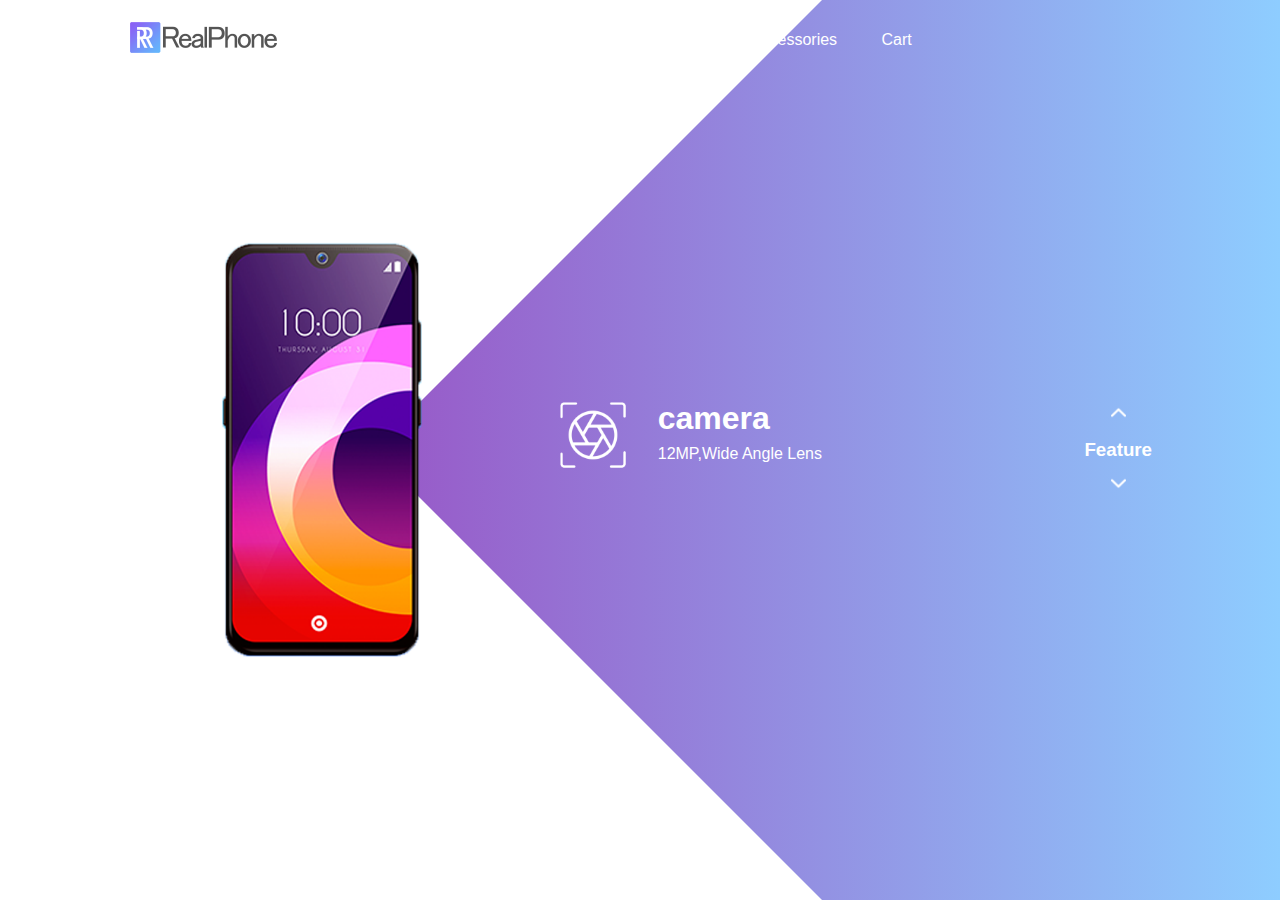
<file: RealPhone/index.html>
<!DOCTYPE html>
<html>
    <head>
        <title>Ravi Dhundhara</title>
        <link href="style.css" rel="stylesheet">
    </head>
   
    <body>
        <div class="main">
            <nav>
                <div class="logo">
                    <img  src="images/logo.png">
                </div>
                <div class="nav-links">
                    <ul>
                        <li><a href="#">Home</a></li>
                        <li><a href="#">Phone</a></li>
                        <li><a href="#">Accessories</a></li>
                        <li><a href="#">Cart</a></li>
                    </ul>
                </div>
            </nav>
            <div class="information">
                <div class="overlay"></div>
                <img src="images/mobile.png" class="mobile">
                <div id="circle" class="abc">
                    <div class="feature one">
                        <img src="images/camera.png">
                        <div>
                            <h1>camera</h1>
                            <p>12MP,Wide Angle Lens</p>
                        </div>
                    </div>
                    <div class="feature two">
                        <img src="images/processor.png">
                        <div>
                            <h1>processor</h1>
                            <p>Snapdragon Octa-core 11nm</p>
                        </div>  
                    </div>
                    <div class="feature three">
                        <img src="images/display.png">
                        <div>
                            <h1>Display</h1>
                            <p>6.5"Mini-drop Fullscreen</p>
                        </div>
                    </div>
                    <div class="feature four">
                        <img src="images/battery.png">
                        <div>
                            <h1>Battery Life</h1>
                            <p>5000mah,720Hrs Standby</p>
                        </div>
                    </div>
                </div>
            </div>
            <div class="controls">
                <img src="images/arrow.png" id="upbtn">
                <h3>Feature </h3>
                <img src="images/arrow.png" id="downbtn">

            </div>
        </div>
        <script>
            var circle = document.getElementById("circle");
            var upbtn = document.getElementById("upbtn");
            var downbtn = document.getElementById("downbtn");

            var rotateValue =circle.style.transform;
            var rotateSum;
            upbtn.onclick=function(){
                rotateSum = rotateValue + "rotate(-90deg)";
                circle.style.transform =rotateSum;
                rotateValue = rotateSum;
            }
            downbtn.onclick=function(){
                rotateSum = rotateValue + "rotate(90deg)";
                circle.style.transform =rotateSum;
                rotateValue = rotateSum;
            }
            
//            
            var element;
//          document.querySelector("#circle").innerHTML=("<h1>ravi</h1> ");
            element = document.querySelectorAll("ul")[0].innerHTML;
            console.log(element);
        </script>
       
    </body>
</html>
</file>
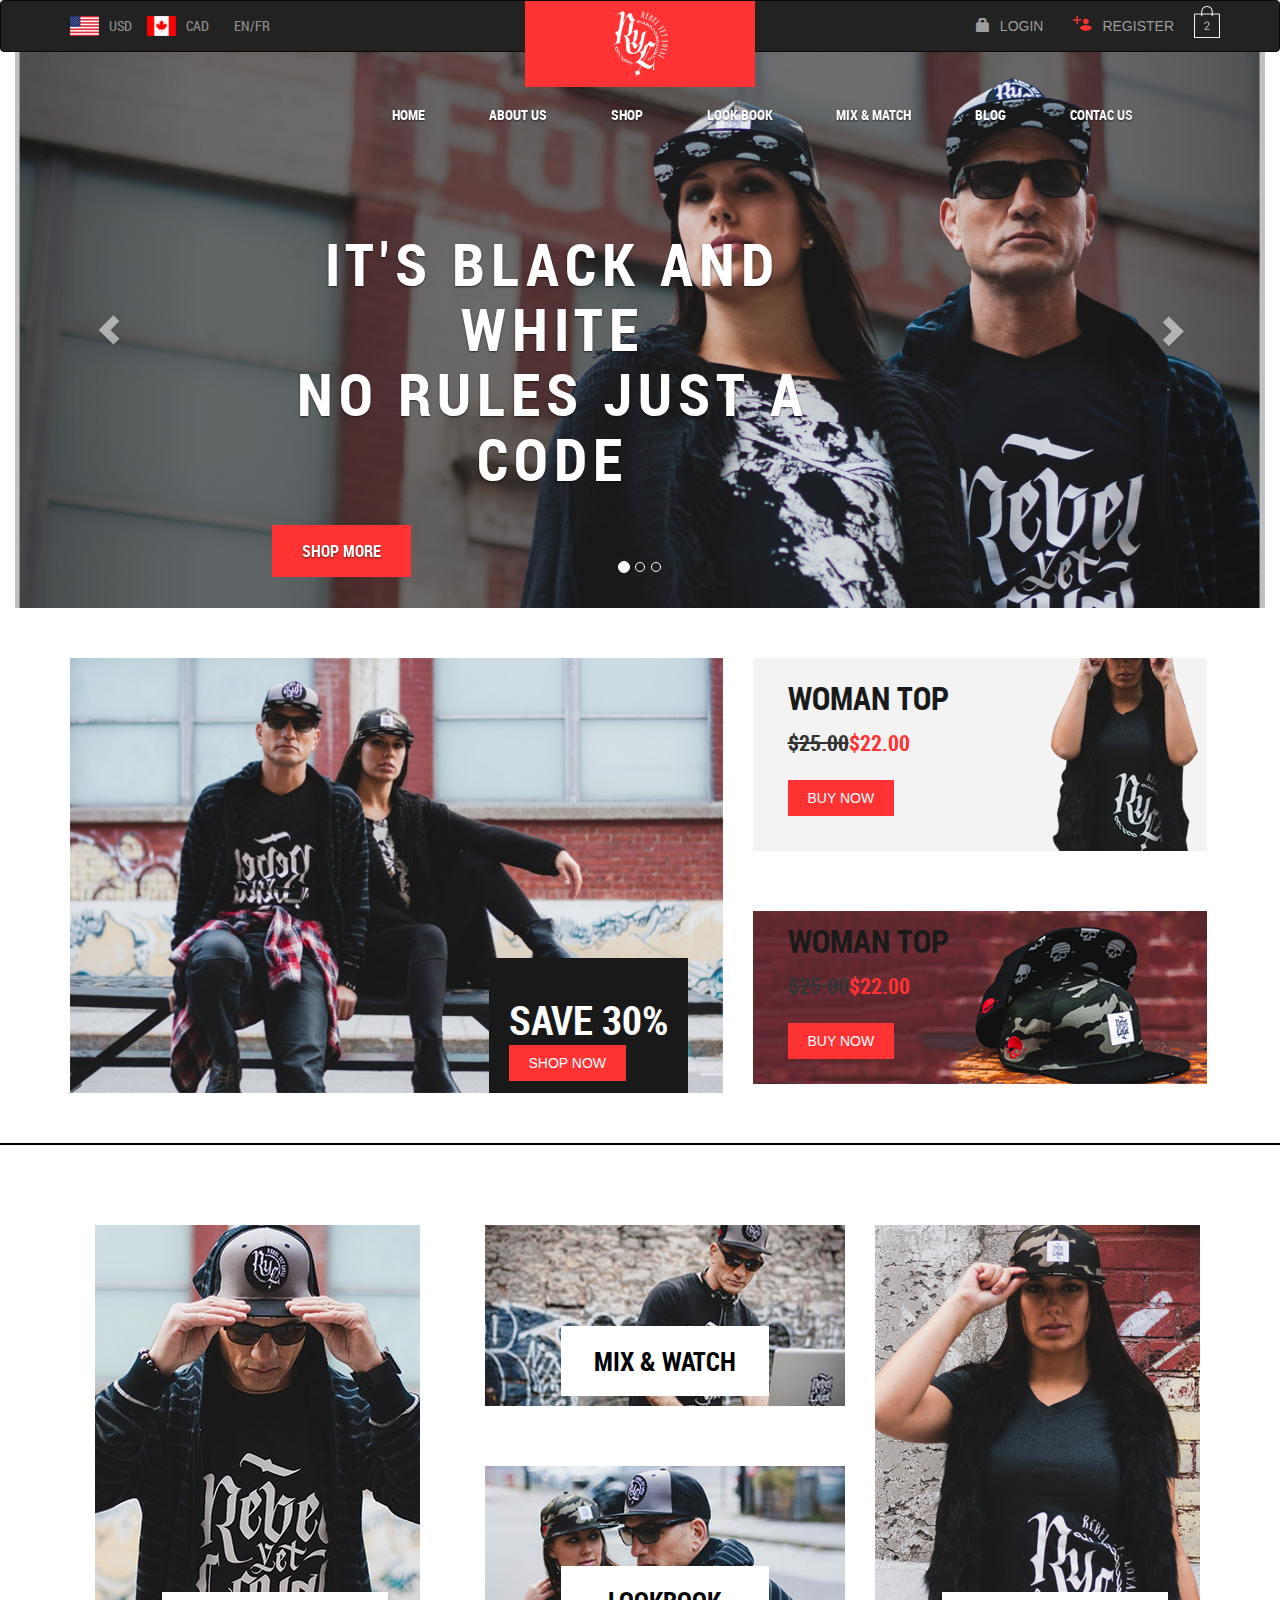
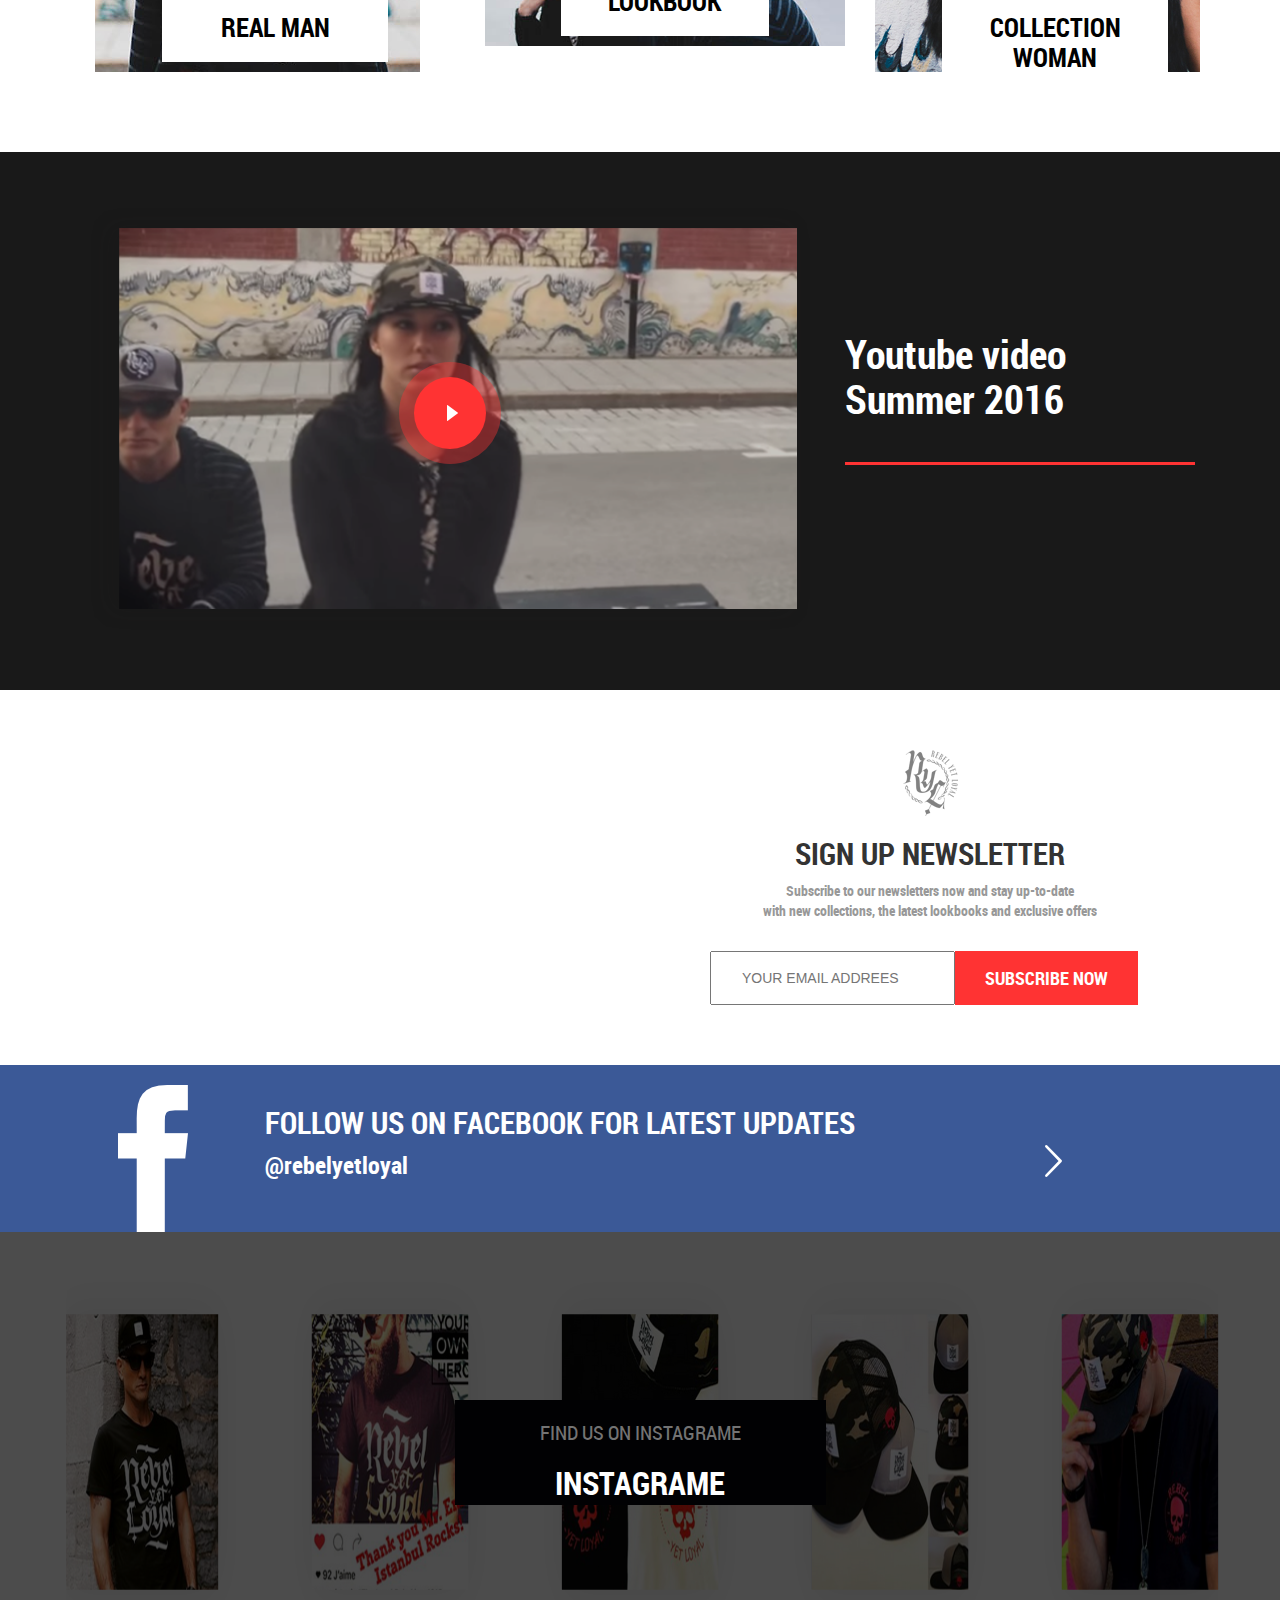
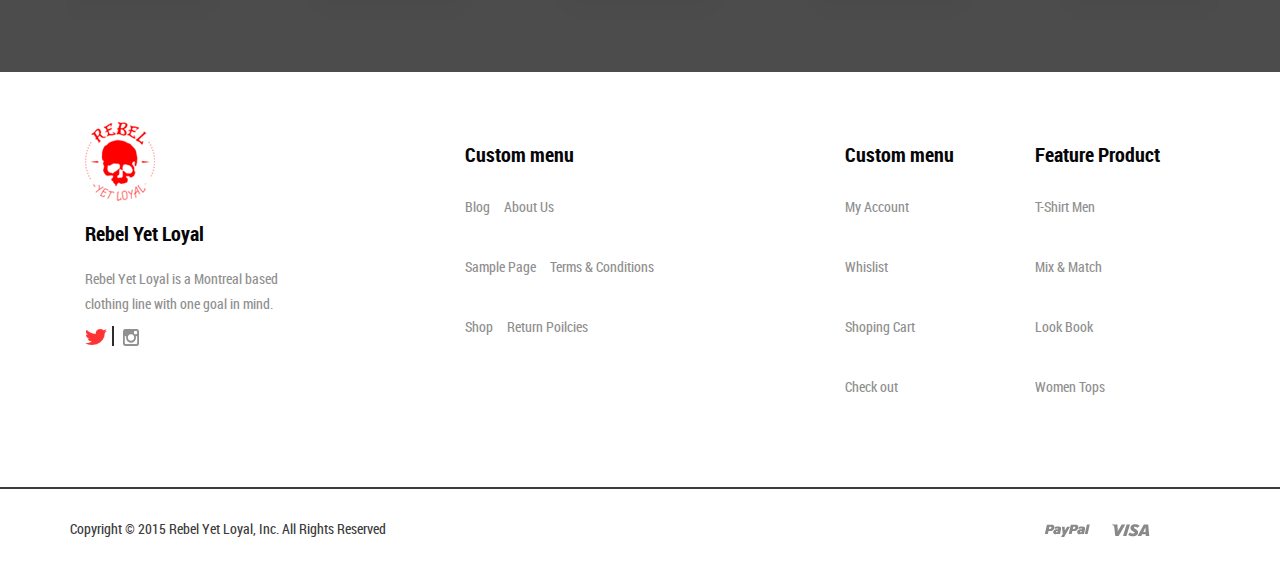
<file: Shopping/index.html>
<!DOCTYPE html>
<html lang="en">
  <head>
    <meta charset="utf-8">
    <meta http-equiv="X-UA-Compatible" content="IE=edge">
    <meta name="viewport" content="width=device-width, initial-scale=1">
    <title>Bootstrap Template</title>

    <!-- Bootstrap -->
    <link href="css/bootstrap.min.css" rel="stylesheet">
      <link href="css/style.css" rel="stylesheet">

    <!-- HTML5 shim and Respond.js for IE8 support of HTML5 elements and media queries -->
    <!-- WARNING: Respond.js doesn't work if you view the page via file:// -->
    <!--[if lt IE 9]>
      <script src="https://oss.maxcdn.com/html5shiv/3.7.2/html5shiv.min.js"></script>
      <script src="https://oss.maxcdn.com/respond/1.4.2/respond.min.js"></script>
    <![endif]-->
  </head>
  <body>
      <nav class="navbar navbar-inverse">
  <div class="container">
    <div class="navbar-header">
      <a class="navbar-brand forfigure" href="#">
        <figure>
          <img class="img-responsive" src="img/uk.png" width="29" height="20">
          </figure>
          <p>USD</p>
        </a>
          <a class="navbar-brand forfigure" href="#">
        <figure>
          <img class="img-responsive" src="img/can.png" width="29" height="20">
          </figure>
          <p>CAD</p>
        </a>
          <a class="navbar-brand forfigure" href="#">
          <p>EN/FR</p>
        </a>
    </div>
    
    <ul class="nav navbar-nav navbar-right forsvg">
        <li><a href="#"> <span class="glyphicon glyphicon-lock"></span><span style="margin-left: 10px;">LOGIN</span></a></li>
        <li><a href="#"><figure> <img class="img-responsive" src="img/plus.png" width="19" height="15"></figure><span style="margin-left:10px;">REGISTER</span></a></li>
        <li><a href="#"><figure><img src="img/bag.png" width="26" height="32"></figure></a></li>
    </ul>
      <div class="centerdiv">
      <figure>
          <img src="img/redcolor.png" width="230" height="86">
          </figure>
      </div>
  </div>
</nav>
<section class="section1">
      <div class="container-fluid">
  <div id="myCarousel" class="carousel slide" data-ride="carousel">
    <!-- Indicators -->
    <ol class="carousel-indicators">
      <li data-target="#myCarousel" data-slide-to="0" class="active"></li>
      <li data-target="#myCarousel" data-slide-to="1"></li>
      <li data-target="#myCarousel" data-slide-to="2"></li>
    </ol>

    <!-- Wrapper for slides -->
    <div class="carousel-inner">

      <div class="item active">
        <figure>
          <img class="img-responsive" src="img/bigimg.png" width="100%" height="613">
          </figure>
          <ul class="carousel-caption list-inline ulist">
          <li><a href="#">HOME</a></li>
          <li><a href="#">ABOUT US</a></li>
          <li><a href="#">SHOP</a></li>
          <li><a href="#">LOOK BOOK</a></li>
          <li><a href="#">MIX & MATCH</a></li>
          <li><a href="#">BLOG</a></li>
          <li><a href="#">CONTAC US</a></li>
          </ul>
        <div class="carousel-caption">
          <h1>IT'S BLACK AND WHITE <br> NO RULES JUST A CODE</h1>
            <div class="text-left forlink">
         <a href="#">SHOP MORE</a>
            </div>
        </div>
      </div>

      <div class="item">
      <img class="img-responsive" src="img/bigimg.png" width="100%" height="613">
             <ul class="carousel-caption list-inline text-right ulist">
          <li><a href="#">HOME</a></li>
          <li><a href="#">ABOUT US</a></li>
          <li><a href="#">SHOP</a></li>
          <li><a href="#">LOOK BOOK</a></li>
          <li><a href="#">MIX & MATCH</a></li>
          <li><a href="#">BLOG</a></li>
          <li><a href="#">CONTAC US</a></li>
          </ul>
           <div class="carousel-caption">
          <h1> IT'S BLACK AND WHITE <br> NO RULES JUST A CODE </h1>
               <div class="text-left forlink">
         <a href="#">SHOP MORE</a>
               </div>
        </div>
      </div>
    
      <div class="item">
       <img class="img-responsive" src="img/bigimg.png" width="100%" height="613">
             <ul class="carousel-caption list-inline ulist">
          <li><a href="#">HOME</a></li>
          <li><a href="#">ABOUT US</a></li>
          <li><a href="#">SHOP</a></li>
          <li><a href="#">LOOK BOOK</a></li>
          <li><a href="#">MIX & MATCH</a></li>
          <li><a href="#">BLOG</a></li>
          <li><a href="#">CONTAC US</a></li>
          </ul>
            <div class="carousel-caption">
          <h1>IT'S BLACK AND WHITE <br> NO RULES JUST A CODE</h1>
                <div class="text-left forlink">
         <a href="#">SHOP MORE</a>
                </div>
        </div>
      </div>
  
    </div>

    <!-- Left and right controls -->
    <a class="left carousel-control" href="#myCarousel" data-slide="prev">
      <span class="glyphicon glyphicon-chevron-left"></span>
      <span class="sr-only">Previous</span>
    </a>
    <a class="right carousel-control" href="#myCarousel" data-slide="next">
      <span class="glyphicon glyphicon-chevron-right"></span>
      <span class="sr-only">Next</span>
    </a>
  </div>
    </div>
      </section>    
      <section class="section2">
      <div class="container">
          <div class="row">
          <div class="col-sm-7 col-md-7 col-xs-7">
              <div class="save">
              <figure>
              <img class="img-responsive" src="img/smallimg1.png" width="662" height="441">
              </figure>
              </div>
              <div class="shop">
              <h2>SAVE 30%</h2>
                  <a href="#">SHOP NOW</a>
              </div>
              </div>
              <div class="col-sm-5 col-md-5 col-xs-5">
                  <div class="woman">
              <figure><img class="img-responsive" src="img/smallimg2.png" width="454" height="193"></figure>
                  </div>
                  <div class="top">
                  <h1>WOMAN TOP</h1>
                      <p><del>$25.00</del><span style="color: #FF3333;">$22.00</span></p>
                      <a href="#">BUY NOW</a>
                  </div>
              </div>
              <div class="col-sm-5 col-md-5 col-xs-5">
                  <div class="buy">
              <figure><img class="img-responsive" src="img/cap.png" width="454" height="193"></figure>
                  </div>
                   <div class="snapbacks">
                  <h1>WOMAN TOP</h1>
                      <p><del>$25.00</del><span style="color: #FF3333;">$22.00</span></p>
                      <a href="#">BUY NOW</a>
                  </div>
              </div>
          </div>
          </div>
      </section>
      <section class="section3">
      <div class="container">
        <div class="row">
            <div class="col-sm-4 col-md-4 col-xs-4">
            <div class="realman">
                <figure>
                <img class="img-responsive" src="img/width4.png" width="325" height="447">
                </figure>
                </div>
                <div class="sameclass">
                <h1>REAL MAN</h1>
                </div>
            </div> 
            <div class="col-sm-4 col-md-4 col-xs-4">
            <div class="mixmatch">
                <figure>
                <img class="img-responsive" src="img/mixwatch.png" width="425" height="213">
                </figure>
                 <div class="sameclass">
                <h1>MIX & WATCH</h1>
                </div>
                </div>
                  <div class="lookbook">
                <figure>
                <img class="img-responsive" src="img/lookbook.png" width="425" height="213">
                </figure>
                       <div class="sameclass">
                <h1>LOOKBOOK</h1>
                </div>
                </div>
            </div>
              <div class="col-sm-4 col-md-4 col-xs-4">
            <div class="mixmatch">
                <figure>
                <img class="img-responsive" src="img/collection.png" width="325" height="447">
                </figure>
                </div>
                   <div class="sameclass">
                <h1>COLLECTION WOMAN</h1>
                </div>
          </div>
          </div>
          </div>
      </section>
          <section class="section4">
          <div class="container">
              <div class="col-sm-8 col-md-8 col-xs-8">
               <div class="forvideo">
                  <video width="100%" height="100%" controlslist="nodownload" poster="img/video.png">
				<source src="https://d2ja35ch0gqw9y.cloudfront.net/media/play/champion_tutor/tad_wellman/tad_wellman.mp4" type="video/mp4">
				</video>
                  </div>
                  <div class="playbtn text-center">
                  <figure>
                      <img src="img/playbn.png" width="102" height="102">
                      </figure>
                  </div>
              </div>
              <div class="col-sm-4 col-md-4 col-xs-4">
                  <div class="forh1">
              <h1>Youtube video<br>
                  Summer 2016</h1>
                  </div>
              </div>
              </div>
          </section>
          <section class="section5">
          <div class="container">
              <div class="col-sm-6 col-md-6 col-xs-6">
              
              </div>
              <div class="col-sm-6 col-md-6 col-xs-6 text-center">
                  <div class="fordesign">
              <figure><img src="img/logo.png" width="55" height="66"></figure>
                      <h2> SIGN UP NEWSLETTER</h2>
                      <p>Subscribe to our newsletters now and stay up-to-date<br> 
with new collections, the latest lookbooks and exclusive offers</p>
                      <form class="text-center list-inline form-group group">
                            <div class="inputdiv">
                      <input type="text" placeholder="YOUR EMAIL ADDREES" > 
                              </div>
                          <div class="fora">
                            <a href="#">SUBSCRIBE NOW</a>
                              </div>
                      </form>
                  </div>
              </div>
              </div>
          </section>
      <section class="section6">
      <div class="container">
          <div class="row">
          <div class="col-sm-2 col-md-2 col-xs-2 text-center">
              <figure>
              <img src="img/facebook.png" width="70" height="147">
              </figure>
              </div>
              <div class="col-sm-8 col-md-8 col-xs-8">
              <div class="facebookdiv">
                <h1>FOLLOW US ON FACEBOOK FOR LATEST UPDATES</h1>
                  <p>@rebelyetloyal</p>
                  </div>
              </div>
              <div class="col-sm-2 col-xs-2 col-md-2">
              <figure class="rightarrow">
                  <img src="img/rightarrow.png" width="17" height="32">
                  </figure>
              </div>
          </div>
          </div>
      </section>
      <section class="section7">
      <div class="container-fluid">
          <div class="div20">
          <figure style="margin: 0;">
              <img src="img/firstpic.png" width="100%" height="440">
              </figure>
          </div>
          <div class="div20">
          <figure>
              <img src="img/2pic.png" width="100%" height="440">
              </figure>
          </div>
           <div class="div20">
          <figure>
              <img src="img/3pic.png" width="100%" height="440">
              </figure>
          </div>
           <div class="div20">
          <figure>
              <img src="img/4pic.png" width="100%" height="440">
              </figure>
          </div>
           <div class="div20">
          <figure>
              <img src="img/5pic.png" width="100%" height="440">
              </figure>
          </div>
          <div class="upperdiv">
          <p>FIND US ON INSTAGRAME</p>
              <h1>INSTAGRAME</h1>
          </div>
          </div>
      </section>
      <section class="section8">
      <div class="container">
          <div class="col-sm-4 col-md-4 col-xs-4">
          <div class="loyal">
              <figure>
              <img src="img/logomind.png" width="70" height="79">
              </figure>
              <h2>Rebel Yet Loyal</h2>
              <p>Rebel Yet Loyal is a Montreal based<br> clothing line with one goal in mind.</p>
              <ul class="list-inline">
                  <li><a href="#"><figure><img src="img/twiter.png" width="22" height="16"></figure></a></li>
                  <li><a href="#"><figure><img src="img/insta.png" width="16" height="17"></figure></a></li>
              </ul>
              </div>
          </div>
          <div class="col-sm-4 col-md-4 col-xs-4">
          <div class="custom">
              <h2>Custom menu</h2>
              <ul class="list-inline">
              <li><a href="#">Blog</a></li>
                  <li><a href="#">About Us</a></li><br>
                  <li><a href="#">Sample Page</a></li>
                  <li><a href="#">Terms & Conditions</a></li><br>
                  <li><a href="#">Shop </a></li>
                  <li><a href="#">Return Poilcies</a></li>
              </ul>
              </div>
          </div>
          <div class="col-sm-2 col-md-2 col-xs-2">
          <div class="custom">
              <h2>Custom menu</h2>
              <ul class="list-group" style="list-style: none;">
              <li><a href="#">My Account</a></li>
              <li><a href="#">Whislist</a></li>
              <li><a href="#">Shoping Cart</a></li>
              <li><a href="#">Check out</a></li>
              </ul>
              </div>
          </div>
              <div class="col-sm-2 col-md-2 col-xs-2">
          <div class="custom">
              <h2>Feature Product</h2>
              <ul class="list-group" style="list-style: none;">
              <li><a href="#">T-Shirt Men</a></li>
              <li><a href="#">Mix & Match</a></li>
              <li><a href="#">Look Book</a></li>
              <li><a href="#">Women Tops</a></li>
              </ul>
              </div>
          </div>
          </div>
      </section>
      <footer>
          <div class="container">
      <div class="row">
          <div class="col-sm-10 col-md-10 col-xs-10">
          <div class="lastdiv">
              <p>Copyright © 2015 Rebel Yet Loyal, Inc. All Rights Reserved</p>
              </div>
          </div>
          <div class="col-sm-2 col-md-2 col-xs-2">
          <figure>
              <img src="img/cash.png" width="105" height="13">
              </figure>
          </div>
          </div>
          </div>
      </footer>
      
    <!-- jQuery (necessary for Bootstrap's JavaScript plugins) -->
    <script src="https://ajax.googleapis.com/ajax/libs/jquery/1.11.1/jquery.min.js"></script>
    <!-- Include all compiled plugins (below), or include individual files as needed -->
    <script src="js/bootstrap.min.js"></script>
  </body>
</html>
</file>
<file: Algozenith/res5.css>
body{
    margin: 0px 0px;
    font-size: 1.125rem;
    font-weight: 300;
    width: 100%;
    overflow-x: hidden;
    
}
.upper-div{
   
    width: 100%;
/*     width: 1600px; */
   background-image: url(Laptop\ &\ BG.png);
    display: flex;
    flex-direction: row;
    object-fit: cover;
}


.top-h1{
    color: #FFF;
    font-size: 50px;
    font-family: 'Rubik', sans-serif;
    font-weight: 700;
    line-height: 4rem;
    letter-spacing: -2.16px;
    word-spacing: 1px;
    margin-bottom: 32px;
}

.ins-text-div{
    /* display: flex;
    flex-direction: column;
    align-items: center;
    justify-content: center; */
    width: 100%;
    height: 100%;
    padding-left: 5rem;
    padding-top: 6rem;
}
.text-div{
    width: 60%;
    
}
.img-div{
    width: 40%;
   

}
.a-img{
    width: 755px;
    height: 763px;
    flex-shrink: 0;
    object-fit: cover;
   
}
.lor-para{
    display: flex;
width: 744px;
height: 78.143px;
flex-direction: column;
flex-shrink: 0;
color: #FFF;
font-size: 1.5rem;
font-family: 'DM Sans', sans-serif;
font-style: normal;
font-weight: 400;
line-height: 40px;
letter-spacing: -0.72px;

}

.join-button{
   
    display: flex;
    /* justify-content: space-between;
    width: 600px; */
    margin-bottom: 53px;
}
.join-button button{
text-align: center;
font-size: 22px;
font-family: 'DM Sans', sans-serif;
font-style: normal;
font-weight: 700;
line-height: 48px;
letter-spacing: -0.66px;
}
.join{
    color: #05445E;
    display: flex;
width: 235px;
padding: 8px 20px;
justify-content: center;
align-items: center;
gap: 10px;
border-radius: 8px;
background: linear-gradient(133deg, #FFF 0%, #DFF6FF 100%);
margin-right: 32px;
}
.arrow{
    margin-left: -1rem;
}
.join2{
    border-radius: 8px;
background: linear-gradient(135deg, #033042 0%, #005C83 100%);
    color: #FFF;
    text-align: center;
    font-size: 22px;
    font-family: 'DM Sans', sans-serif;
    font-style: normal;
    font-weight: 500;
    line-height: 48px;
    letter-spacing: -0.66px;
    display: flex;
width: 235px;
padding: 8px 20px;
justify-content: center;
align-items: center;
gap: 10px;
}
.four-buttons-div{
   
    width: 800px;
    height: 160px;
    flex-shrink: 0;
    display: flex;
}
.left-two{
  margin-right: 2rem;
}
.right-two{
 
}
.small-para{
    display: flex;
}
.small-para-div{
    display: flex;
width: 292px;
height: 39.072px;
flex-direction: column;
flex-shrink: 0;
}
.small-para-div p{
    color: #FFF;
font-size: 24px;
font-family: 'DM Sans', sans-serif;
font-style: normal;
font-weight: 400;
line-height: 40px;
letter-spacing: -0.72px;
}
.small-box{
    width: 64px;
height: 64px;
flex-shrink: 0;
border-radius: 8px;
border-width: 1px;

box-shadow: 0px -1px 2px 1px #fff;
margin: 0.5rem 1rem;

}


/* *************lower section***********/ 


.lower-div{
    max-width: 1920px;
    width: 100%;
    margin: 0 auto;
    background-image: url(graph.png),linear-gradient(#F6FAFF, #E8F0FF);
    display: flex;
    flex-direction: row;
    margin-bottom: 102px;
}
.text-sec-div{
    width: 65%;
   
    height: 100%;
    padding-bottom: 177px;
}

.text-inside{
     padding-left: 100px;
      width: 100%;
      height: 100%;
      
   
}
.X-text{
   
width: 744px;
flex-shrink: 0;
color: #000;
font-size: 64px;
font-family: 'Rubik', sans-serif;
font-style: normal;
font-weight: 800;
line-height: 90px;
letter-spacing: -1.92px;

margin-top: 275px;

}
.earn{
    background: -webkit-linear-gradient(#3F6FC1, #05445E);
    -webkit-background-clip: text;
    -webkit-text-fill-color: transparent;
}
.lor-text-2{
    display: flex;
width: 744px;
flex-direction: column;
flex-shrink: 0;

margin-bottom: 133px;
}
.lor-text-2 p{
    color: #000;
font-size: 24px;
font-family: DM Sans;
font-style: normal;
font-weight: 400;
line-height: 40px;
letter-spacing: -0.72px;
}
.four-box-more{
    width: 792px;
height: 200px;
flex-shrink: 0;

display: flex;
flex-direction: row;
}
.four-left-div{
    width: 50%;
    
}
.four-right-div{
    width: 50%;
   
}
.four-box-small{
    width: 80px;
    height: 80px;
    flex-shrink: 0;
    border-radius: 8px;
    background: #D9D9D9;
}
.four-left-div-flex{
    display: flex;
  margin-bottom: 10px;
}
.four-left-div-flex p{
    color: #000;
font-size: 25px;
font-family: 'DM Sans', sans-serif;
font-style: normal;
font-weight: 400;
line-height: 40px;
letter-spacing: -0.96px;
margin-left: 1rem;
margin-top: -0.2rem;

}
.one-point{
    font-weight: 700;

}
.pricing-div{
    width: 35%;
    height: 100%; 
    padding-top: 110px;
    padding-right: 50px;
    padding-left: 50px;
}
.premium-vict-batch{
    width: 450px;
height: 1143px;
display: flex;
flex-direction: column;
border-radius: 16px;
background: linear-gradient(180deg, #05445E 0%, #002F42 100%);
padding:0 0 0 0;
/* position: relative; */
box-shadow: #002F42 0px 10px 26px 0px, rgba(0, 0, 0, 0.06) 0px 0px 0px 1px;
}
.premi-top{
    width: 430px;
height: 279px;
flex-shrink: 0;
border-radius: 16px 16px 0px 0px;
background: #fff;
position: absolute;
padding-top: 40px;
padding-bottom: 27px;
padding-left: 20px;
}
.premi-top p{
    color: #0F0F0F;
font-size: 24px;
font-family: 'DM Sans', sans-serif;
font-style: normal;
font-weight: 500;
line-height: 32px;
letter-spacing: -0.72px;
}

.premi-top img{
    width: 366.592px;
height: 331.569px;
    position: absolute;
    left: 19%;
   
}
.amount{
    margin-top: 2rem;
    margin-left: 2rem;
}
.ninteen{
    color: #818181;
font-size: 56px;
font-family: 'Rubik', sans-serif;
font-style: normal;
font-weight: 700;
line-height: 1px;
letter-spacing: -1.68px;
text-decoration-line: line-through;
}
.thrteen{
    font-size: 72px;
    font-family: 'Rubik', sans-serif;

font-style: normal;
font-weight: 800;
margin-top: -1rem;
margin-bottom: 47px;
letter-spacing: -2.16px;
background: -webkit-linear-gradient(#3F6FC1, #05445E);
  -webkit-background-clip: text;
  -webkit-text-fill-color: transparent;
}
.below-pricing-div{
    width: 80%;
    margin-top: 87%;
    margin-left:1.2rem;
   margin-right: 2rem;
    height: 600px;
    flex-shrink: 0;
  
}
.below{
    margin-bottom: 1rem;
}
.new-check-para{
    color: #FFF;
font-size: 18px;
font-family: 'DM Sans', sans-serif;
font-style: normal;
font-weight: 400;
line-height: 20px;
letter-spacing: -0.72px;
}
.new-small-box{
    display: flex;
width: 300px;
flex-direction: column;
flex-shrink: 0;
}
.but-below{
    display: flex;
width: 340px;
padding: 8px 20px;
justify-content: center;
align-items: center;
gap: 10px;
border-radius: 8px;
background: linear-gradient(133deg, #FFF 0%, #DFF6FF 100%);
margin-left: 2rem;
color: #043C53;
text-align: center;
font-size: 22px;
font-family: 'DM Sans', sans-serif;
font-style: normal;
font-weight: 700;
line-height: 48px;
letter-spacing: -0.66px;
}

@media(max-width:430px){
    .upper-div{
        flex-direction: column;
        justify-content: center;
        text-align: center;
        padding: 2rem;
    }
    .lor-para{
        justify-content: center;
        text-align: center;
        padding-left: 8rem;
    }
}
</file>
<file: Askal/css/style.css>
@charset "utf-8";
/* CSS Document */
body{overflow-x: hidden;}


.navbar{min-height:80px;position:relative;}
.navbar:before{content: ' ' ;float:left;position:absolute;top:-91px;left:0;background-image:url(../img/1.png);width:342px;height:315px;}
.navbar:after{content:'';float:left;position:absolute;top:-70px;left:-70px;background-image:url(../img/1.png);width:342px;height:315px;}
.ullist li a{padding:10px 15px;font:16px/25px 'open_sansregular';color:white;text-decoration:none;}
/*.ullist li:nth-of-type(4) a{background-color:#3ECA67;color:white;padding:10px 15px;text-decoration:none;border:2px solid #3ECA67;}*/
.ullist li:nth-of-type(4) a{ border: none;display: block;text-align: center;cursor: pointer;text-transform: uppercase;outline: none;overflow: hidden;position: 
relative;color: #fff;font-weight: 700;font-size: 15px;background-color: #222;padding: 9px 35px;margin:-16px 0px;box-shadow: 0 5px 15px rgba(0,0,0,0.20);}
  .ullist li:nth-of-type(4) a:after{ content: "";position: absolute;left: 0;top: 0;height: 490%;width: 140%;background: #78c7d2;-webkit-transition: all .5s ease-in-out;
  transition: all .5s ease-in-out;-webkit-transform: translateX(-98%) translateY(-25%) rotate(45deg);transform: translateX(-98%) translateY(-25%) rotate(45deg);}
  .ullist li:nth-of-type(4) a:hover:after{ -webkit-transform: translateX(-9%) translateY(-25%) rotate(45deg);transform: translateX(-9%) translateY(-25%) rotate(45deg);}
   .ullist li:nth-of-type(4) a span{position: relative; z-index: 1;}
/*.ullist li:nth-of-type(4) a:hover{background-color:white;border:2px solid #3ECA67;color:#3ECA67;} */
.ullist li{padding:20px 40px;}
/*.askal{position:relative;}*/
/*.askal:before{content:'';position:absolute;background-image:url(../img/4.png);bottom:0;left:0;width:296px;height:270px;}*/
.askal h1{font:50px/55px 'open_sansbold';color:white;}
.askal p{font:20px/30px 'open_sansregular';color:white;margin-bottom:50px;}
.askal a{font:16px/25px 'open_sansregular';color:white;padding:10px 60px;border:2px solid #3ECA67;background-color:#3ECA67;text-decoration:none;}
.askal a:hover{background-color:white;color:#3ECA67;}
.section1{margin-top:50px;}
/*.section1{position:relative;background:url(../img/2.png) no-repeat;width:100%;height:768px;background-size:100% 100%;}*/
.section1:after{content:'';position:absolute;background-image:url(../img/4.png);bottom:-360px;left:0;width:296px;height:270px;z-index:-1;}
.section1:after{content:'';position:absolute;background-image:url(../img/5.png);bottom:0px;left:-50px;width:296px;height:270px;z-index:-1;}
.section1:before{background-image:url(../img/2.png);content:'';width:1500px;height:768px;position:absolute;top:-59px;z-index:-1;background-size:100% 100%;}
.manbefor{position:relative;}
.manbefor:before{background-image:url(../img/3.png);content:'';width:1332px;height:1272px;bottom:-300px;right:-491px;z-index:-1;position:absolute;}
.process h1{font:45px/55px 'open_sanssemibold';}
.process p{font:16px/25px 'open_sans_lightregular';margin-bottom:60px;}
.section2{padding:150px;position:relative;}
.section2:before{content:'';position:absolute;background-image:url(../img/6.png);    left: -417px;top: 70px;width:1332px; height:1272px;}
.ask:hover{box-shadow:0px 3px 10.5px 0px;}
.ask{box-shadow:0px 3px 7.5px 0px;width:100%;border-radius:5px;padding:39px;position:relative;margin-bottom:70px;}
.ask h1{font:30px/40px 'open_sanssemibold';text-align:center;text-align:center; }
.ask p{font:16px/25px 'open_sanssemibold';text-align:center;}
.some{position:absolute;top:-40px;left:150px;}
.system{box-shadow:0px 3px 7.5px 0px;width:100%;border-radius:5px;padding:39px;position:relative;background-color:#692FDC;margin-bottom:70px;}
.system h1{font:30px/40px 'open_sanssemibold';text-align:center;text-align:center;color:white; }
.system p{font:16px/25px 'open_sanssemibold';text-align:center;color:white;}
/*filter: drop-shadow(0px 3px 7.5px rgba(0,0,0,0.16));*/
.support h1{font:45px/65px 'open_sanssemibold';}
.support p{font:16px/35px  'open_sanssemibold';margin-bottom:30px;}
.support figure{float:left;margin-left:20px;}
.support figure:first-child{margin-left:0px;}
.fourm{position:relative;}
.fourm:before{position:absolute;content:'';background-image:url(../img/7.png);width:447px;height:520px;top:-20px;z-index:-1;}
.fourm:after{position:absolute;content:'';background-image:url(../img/8.png);width:180px;height:180px;bottom:0;z-index:-1;bottom: -42px;left: -34px;}
.answer h1{font:45px/55px 'open_sanssemibold';}
.answer p{font:16px/25px 'open_sanssemibold';}
.section3{background:url(../img/10.png) no-repeat;height:803px;padding: 248px 0px;background-size:cover;}
form.search-blog{width: 100%;margin-top: 27px;margin-bottom: 33px;float: left;padding:0 220px;}
form.search-blog .form-control{width: 100%;background: url(../img/9.png) right 5px center no-repeat;border-radius: 30px;cursor: pointer;border: 1px solid #3ECA67;padding:31px;}
form.search-blog .form-control::-webkit-input-placeholder{font:30px/40px 'open_sanssemibold';color:#3ECA67;}
.section4{background:url(../img/11.png) no-repeat;background-size:100% 100%;width:1520px;height:780px;float:left;position:relative;z-index:-1;padding:60px 0px;}
.section4:before{content:'';position:absolute;background-image:url(../img/12.png);width:320px;height:317px;right:0;top:0;z-index:-1;}
.section4:after{content:'';position:absolute;background-image:url(../img/13.png);width:298px;height:692px;left:0;bottom:0;z-index:-1;}
.latest h1{font:45px/55px 'open_sanssemibold';margin-bottom:30px;margin-top:50px;}
.latest p{font:16px/25px 'open_sanssemibold';margin-bottom:100px;}
.latest a{font:16px/25px 'open_sansregular';color:white;padding:10px 60px;border:2px solid #3ECA67;background-color:#3ECA67;text-decoration:none;}
.latest a:hover{background-color:white;color:#3ECA67;}
.fredi{width:100%;float:left;background-color:white;box-shadow:0px 0px 5px 0px;border-radius:5px;padding:40px 5px;position:relative;}
.groupimg{position:absolute;top:-46px;left:0;right:0px;}
.fredi h2{font:16px/25px 'open_sansregular';margin-left:20px;margin-top:13px;}
.fredi h1{font:30px/40px 'open_sanssemibold';}
.fredi p{font:16px/25px 'open_sanssemibold';color:#707070;padding:10px 25px;}
.answer{padding:20px 0px 30px;}
.answer a{font:16px/25px  'open_sansregular';padding:5px 15px;background-color:#3ECA67;color:white;margin-bottom:20px;}
.answer a:hover{color:#3eca67;background-color:white;}
.fredi figure{display: -webkit-inline-box;-webkit-box-pack: center;-webkit-box-align: center;float:left;margin-right:10px;width:100%;}
.section5{padding:100px 0px;width:100%;float:left;}
footer{background-color:#F9F9F9;padding:100px 0px;}
.servive h1{font:16px/25px 'open_sanssemibold';margin-top:0px;}
.servive ul {list-style:none;margin-bottom:60px;}
.servive ul li a{font:16px/25px 'open_sansregular';color:#707070;}
.servive ul li {margin-bottom:10px;}
.lastdiv p{font:16px/25px 'open_sanssemibold';}
.term{float:left;}
.term li a{font:16px/25px 'open_sanssemibold';color:#000;}
.term li{margin-right:70px;}
.social li{margin-right:70px;}
.social li:nth-of-type(3){margin-right:0px;}
.sec1 h1{font:45px/55px 'open_sansbold';}
.sec1 p{font:20px/30px 'open_sansregular';}
.sec1::before{    content: '';position: absolute;background-image: url(../img/Group 3086.png);left: 0px;top: 0px;width: 400px;height: 100px;}






@media screen and (max-width:1200px){}
@media screen and (max-width:1025px){}
@media screen and (max-width:991px){}
@media screen and (max-width:767px){}
@media screen and (max-width:601px){}
@media screen and (max-width:480px){}
@media screen and (max-width:450px){}		
@media screen and (max-width:425px){}	
@media screen and (max-width:375px){}
@media screen and (max-width:320px){}


@font-face {
    font-family: 'open_sansregular';
    src: url('../fonts/opensans-regular-webfont.eot');
    src: url('../fonts/opensans-regular-webfont.eot?#iefix') format('embedded-opentype'),
         url('../fonts/opensans-regular-webfont.woff') format('woff'),
         url('../fonts/opensans-regular-webfont.ttf') format('truetype'),
         url('../fonts/opensans-regular-webfont.svg#open_sansregular') format('svg');
    font-weight: normal;  font-style: normal;
}


@font-face {
    font-family: 'open_sansbold';
    src: url('../fonts/opensans-bold-webfont.eot');
    src: url('../fonts/opensans-bold-webfont.eot?#iefix') format('embedded-opentype'),
         url('../fonts/opensans-bold-webfont.woff') format('woff'),
         url('../fonts/opensans-bold-webfont.ttf') format('truetype'),
         url('../fonts/opensans-bold-webfont.svg#open_sansbold') format('svg');
    font-weight: normal;  font-style: normal;
}

@font-face {
    font-family: 'open_sanssemibold';
    src: url('../fonts/opensans-semibold-webfont.eot');
    src: url('../fonts/opensans-semibold-webfont.eot?#iefix') format('embedded-opentype'),
         url('../fonts/opensans-semibold-webfont.woff') format('woff'),
         url('../fonts/opensans-semibold-webfont.ttf') format('truetype'),
         url('../fonts/opensans-semibold-webfont.svg#open_sanssemibold') format('svg');
    font-weight: normal;  font-style: normal;
}

@font-face {
    font-family: 'open_sans_lightregular';
    src: url('../fonts/opensans-light.woff2') format('woff2'),
         url('../fonts/opensans-light.woff') format('woff');
    font-weight: normal;
    font-style: normal;

}
</file>
<file: Holly Hell /css/style.css>
@charset "utf-8";
/* CSS Document */
body
{
	font-family: 'Roboto', sans-serif;
}

.section1 {
	width:100%;
	text-align:center;
	border-top: 10px solid #ffa600;    padding: 15px 0;
}
.section1 img
{
	display:block;
	margin:0 auto;
}
.section1 figure {
	display:inline-block;
}
.section2 {
	background-color:#cb1111;
	padding:50px 0px;
}
.holyhell {
	color:white;
	padding:30px;
}
.holyhell h1
{
    font-size: 50px;
    text-shadow: 2px 2px 4px #fff;
    font-weight: 500;    margin-bottom: 20px;
    line-height: 70px;
}
.holyhell p 
{
	    font-size: 22px;
	letter-spacing:0px;    font-weight: 300;
}
.holyhell p a {
	color:white;
	font-size: 24px;
}
.section3 {
	padding:30px;
	position:relative;
}
.bottole {
	position:relative;
	padding:25px 0px;
}
.bottole figure {
	position:absolute;
	top:-464px;
}
.botletext p {
	font-size:25px;
	letter-spacing:1.0px;
	padding:15px 0px;
	color:#12050587;
}
.botletext a {
	background-color:#ffa600;
	color:white;
	padding:15px 60px;font-weight: 600;
    font-size: 18px;
    box-shadow: 0px 2px 8px #888;    display: inline-block;
}
.botletext a:hover {
	background-color:white;
	color:orange;
transition:.6s ease-in-out;
	border:2px solid orange;
}
.section4 {
	position:relative;
	z-index:1;
}
.Salvation h1 {
	font-size:60px;
	color:#0000009c;
}
.Salvation p {
	font-size:21px;
	letter-spacing:.5px;
	padding:15px 0px;
	color:#12050587;
}
.Salvation a {
	background-color: #ffa600;
    color: white;
    padding: 15px 60px;
    font-weight: 600;
    font-size: 18px;
    box-shadow: 0px 2px 8px #888;
    display: inline-block;
}
.Salvation a:hover {
	background-color:white;
	color:orange;
transition:.6s ease-in-out;
	border:2px solid orange;
}
.section6 {
	background-color:#cb1111;
	padding: 50px 0 0;
    overflow: hidden;
}
.marriagemade h1 {
	font-size:50px;
	color:white;    text-shadow: 2px 2px 4px #fff;
}
.marriagemade p {
	font-size:21px;
	letter-spacing:.5px;
	padding:10px 0px;
	color:white;
}
.marriagemade a {
	background-color: #ffa600;
    color: white;
    padding: 10px 60px;
    font-weight: 600;
    font-size: 18px;
    box-shadow: 0px 2px 8px #000;
    display: inline-block;
}
.marriagemade a:hover {
	background-color:white;
	color:orange;
transition:.6s ease-in-out;
	border:2px solid orange;
}
.section4 
{
border-top: solid 5px #fff;
}
.section4 img 
{
 margin:0 auto;
 display:block;
}

.spacer
{
	    margin-top: 25%;
	position:relative;
}

.section5
{
	background:#efefef;padding:70px 0;
}
.imageleft
{
	text-align:center;
}
.imageleft img
{
	margin:0 auto;	
}
.imageRight img
{
    max-height: 430px;
    margin: 0 auto;
    display: block;
}
.section6 img
{
	bottom: -100px;
    position: relative;
}

.section6  .cols-sm-2 
{
	width:18%;
	padding:0px;
}
.section6   figure
{
    margin: 0;
    margin-top: -100px;
    overflow: hidden;
}

.marriagemade
{
	    padding: 0 0 0 30px;
}

.section6   .btn
{
	padding:0px
}

 @media screen and (max-width:1200px) {
 .section5 {
padding:25px 0px;
}
 .Salvation p {
padding:0px;
font-size:30px;
}
 .btn {
margin:10px 0px;
}
	/*.bottole figure{top:-351px;}*/
	.Salvation h1 {
font-size:53px;
}
}
@media screen and (max-width:1025px) {
/*.section2{padding:15px 0px;}*/
}
@media screen and (max-width:991px) {
.container {
width:717px;
}
 .holyhell h1 {
font-size:40px;
}
 .holyhell p {
font-size:25px;
letter-spacing: 1.0px;
}
 .botletext p {
font-size:28px ;
letter-spacing: 0.8px;
padding: 25px 0px;
color: #12050587;
}
 .bottole figure {
top:-200px
}
 .Salvation h1 {
font-size:35px;
}
 .Salvation p {
padding: 0px;
font-size:21px ;
}
 .section6 {
padding:30px 0px;
}
 .marriagemade h1 {
font-size:35px;
}
 .marriagemade p {
padding: 10px 0px;
}
@media screen and (max-width:767px) {
	
	.spacer {
    margin-top: 15px;
    position: relative;
    text-align: center;
}
	
	
 .container {
width:570px;
}
 .holyhell h1 {

}
 .holyhell p {
letter-spacing:0px;
}
 .botletext p {
}
 .bottole figure {
display:none;
}
 .Salvation h1 {
}
 .Salvation p {
padding: 14px 0px;
}
 .btn {
float:none;
text-align:center;
display:block;
margin:20px 0px;
}
 .fornone {
display:none;
}
 .marriagemade h1 {
}
 .marriagemade p {
padding: 22px 0px;
}
}
@media screen and (max-width:601px) {
 .container {
width:450px;
}
 .botletext p {
}
}
@media screen and (max-width:480px) {
 .container {
width:416px;
}
 .holyhell h1 {
}
 .Salvation h1 {
text-align:center;
}
}
@media screen and (max-width:450px) {
 .container {
width:395px;
}
 .holyhell h1 {
}
 .marriagemade h1 {
}
}
@media screen and (max-width:425px) {
 .container {
width:346px;
}
 .holyhell h1 {
}
 .Salvation h1 {
}
 .Salvation p {
}
 .marriagemade h1 {
}
}
@media screen and (max-width:375px) {
 .container {
width:288px;
}
}
</file>
<file: ParallaxEffect/style.css>
*{
    margin: 0;
    padding: 0;
    box-sizing: border-box;
}

#wrapper{
    height: 100vh;
    overflow-x: hidden;
    overflow-y: auto;
    perspective: 10px;
}
.container{
    position: relative;
    display: flex;
    justify-content: center;
    align-items: center;
    height: 100%;
    z-index: -1;
    transform-style:preserve-3d;
}
.background{
    transform:translateZ(-40px) scale(5);
}
.forgound{
    transform: translateZ(-20px) scale(3);
}
.background,.forgound{
    position: absolute;
    height: 100%;
    width: 100%;
    z-index: -1;
    object-fit: cover;
}
h1{
    position: absolute;
    top: 11rem; 
     left: 50%;
     letter-spacing: 4px;
    transform: translateX(-50%);
    font-size: 7rem;
    color: white;
    text-shadow: 0,0,10px rgba(0,0,0,0.3);
}
section{
    background-color: rgb(45, 45,45);
    color: white;
    padding: 5rem;
}

.bg1{
    background-image: url(sport-1.jpg);
}
.bg2{
    background-image: url(sport-2.jpg);
}
.bg3{
    background-image: url(sport-3.jpg);
}
.secHeading{
    font-size: 5rem;
    padding: 0 10rem;

}
.text{
    font-size: 1.5rem;
    padding: 0 10rem;
    margin: 5rem 0;
}
.bg{
    position: relative;
    width: 100%;
    background-attachment: fixed;
    height: 500px;
    background-size: cover;
    background-position: center;
}
.desc{
    position: absolute;
    background-color: white;
    padding: 0.5rem 2.5rem;
    top: 50%;
    left: 50%;
    transform: translateX(-50%) translateY(-50%);
    color: black;
    font-size: 3.5rem;
    font-weight: 600;
    
}
</file>
<file: Product/css/style.css>
@charset "utf-8";
/* CSS Document */
.navbar-header{
	width:21%;
	}
.forfloat{
	float:left;
	}
.navbar-brand.forfigure{
	font:14px/20px 'century-gothics-regular';
	width:100%;
	}
.nav.navbar-nav.navbar-left.fornavh2 h2{
	font:27px/35px 'century-gothics-bold';
	margin-top:10px;
	}
.nav.navbar-nav.navbar-left.fornavh2{
	width:55%;
	}
.forfont{
	font:14px/20px 'century-gothics-regular';
	margin-right:15px;
	}
.navbar.navbar-default{
	border-bottom:2px solid #B5C347;
	}
.forfloatright{
	float:right;
	}
.section1{
	width:100%;
	float:left;
	}
.section1 ul li a{
	font:14px/20px 'century-gothics-regular';
	color:#000;
	text-decoration:none;
	}
.section1 ul li{
	padding-right: 20px;
    padding-left: 20px;
	padding-bottom:12px;
	}
.section1 ul li:last-child{
	display:inline-flex;
	}
.section1 ul li:hover{
	border-bottom:1.5px solid #B5C347;
	padding-bottom:10px;
	}
.section2{
	width:100%;
	float:left;
	}
.carousel-caption{
	right:62%;
	left:0%;
	top:0;
	}
.forfont h1{
	font:60px/70px 'afta_serifregular';
	color:black;
	}
.forfont p{
	font:24px/30px 'century-gothics-regular';
	position:relative;
	padding-bottom:20px;
	}
.forfont p:after{
	 position: absolute;
    content: ' ';
    width: 60px;
    height: 1px;
    background-color: #000;
    top: auto;
    right: 0;
    bottom: 0;
    left: 0;
    margin: auto;
	}
.fora a{
	font:14px/20px 'century-gothics-regular';
	padding:10px 50px;
	border:1px solid #B5C347;
	background-color:#B5C347;
	color:white;
	}
.fora{
	padding-top:15px;
	}
.fora a:hover{
	background-color:white;
	color:#B5C347;
	}
.section3 p{
	font:24px/30px 'century-gothics-regular';
	}
.section3 h4{
	font:14px/20px 'century-gothics-regular';
	}
.section3{
	width:100%;
	float:left;
	padding:70px;
	}
.section4{
	width:100%;
	float:left;
	}
.section4 h2{
	font:30px/80px 'century-gothics-regular';
	}
.section4 p{
	font:18px/35px 'century-gothics-regular';
	}
.section4 a{
	font:18px/35px 'century-gothics-regular';
	color:#000;
	margin-top:10px;
	padding:10px 50px;
	border:1px solid #000;
	}
.section4 a:hover{
	background-color:#000;
	color:white;
	}
.section5{
	width:100%;
	float:left;
	padding:50px 0px;
	}
.collection h1{
	font:60px/70px 'afta_serifregular';
	padding-bottom:20px;
	}
.collection p{
	font:24px/30px 'century-gothics-regular';
	padding-bottom:10px;
	}
.shop{
	padding:40px;
	}
.shop a{
	padding:10px 40px;
	font:14px/20px 'century-gothics-regular';
	border:1px solid black;
	color:#000;
	text-decoration;
	}
.shop a:hover{
	background-color:#000;
	color:white;
	}
.forp p{
	font:30px/40px 'century-gothics-regular';
	}
.forwidth{
	width:100%;
	float:left;
	}
.for20{
	width:20%;
	float:left;
	}
.ourpro h1{
	font:30px/40px 'century-gothics-regular';
	padding-bottom:15px;
	letter-spacing:2px;
	}
.ourpro ul li{
	font:18px/25px 'century-gothics-regular';
	padding:0px 13px;
	}
.section7{
	width:100%;
	float:left;
	padding:80px;
	}
.custmer h2{
	font:27px/35px 'century-gothics-regular';
	padding-bottom:10px;
	}
.custmer p{
	font:18px/25px 'century-gothics-regular';
	}
.custmer ul{
	list-style:none;
	padding:0;
	}
.custmer ul li a{
	font:18px/35px 'century-gothics-regular';
	color:#000;
	text-decoration:none;
	padding-bottom:6px;
	}
.custmer ul li a:hover{
	border-bottom:1px solid #B5C347;
	}
.custmer h1{
	font:48px/60px 'afta_serifregular';
	}
.news{
	width:75%;
	}
.signin{
	margin-top:7px;
	}
.signin a{
	padding:10px 20px;
	border:1px soild #B5C347;
	background-color:#B5C347;
	color:white;
	font:14px/20px 'century-gothics-regular';
	}
.col-md-12.col-xs-12.col-sm-12.lable.control-label{
	padding-left:0;
	font:14px/20px 'century-gothics-regular';
	}
.pay{
	padding-top:60px
	}
.pay p{
	float:left;
	font:18px/25px 'century-gothics-regular';
	}
.section8{
	width:100%;
	float:left;
	padding:70px;
	}
.section9{
	background-color:black;
	color:white;
	width:100%;
	float:left;
	padding:40px;
	}
.foot ul li{
	border-right:1px solid #B5C347;
	}
.foot ul li a{
	font:18px/25px 'century-gothics-regular';
	color:#B5C347;
	}



@font-face {
    font-family: 'century-gothics-regular';
    src: url('../fonts/GOTHIC.eot');
    src: url('../fonts/GOTHIC.eot?#iefix') format('embedded-opentype'),
         url('../fonts/GOTHIC.woff') format('woff'),
         url('../fonts/GOTHIC.ttf') format('truetype'),
         url('../fonts/GOTHIC.svg#century-gothics-regular') format('svg');
    font-weight: normal;  font-style: normal;
}
@font-face {
    font-family: 'century-gothics-bold';
    src: url('../fonts/GOTHICB.eot');
    src: url('../fonts/GOTHICB.eot?#iefix') format('embedded-opentype'),
         url('../fonts/GOTHICB.woff') format('woff'),
         url('../fonts/GOTHICB.ttf') format('truetype'),
         url('../fonts/GOTHICB.svg#century-gothics-bold') format('svg');
    font-weight: normal;  font-style: normal;
}
@font-face {
    font-family: 'afta_serifregular';
    src: url('../fonts/aftaserifthin-regular.woff2') format('woff2'),
         url('../fonts/aftaserifthin-regular.woff') format('woff');
    font-weight: normal;
    font-style: normal;

}
</file>
<file: RandomColorScreen/style.css>
*{
    padding: 0;
    margin: 0;
    box-sizing: border-box;
    font-family: 'DM Sans', sans-serif;
font-family: 'Fraunces', serif;
font-family: 'Fuggles', cursive;
font-family: 'Rubik', sans-serif;
}

  @import url('https://fonts.googleapis.com/css2?family=DM+Sans&family=Fraunces:wght@200&family=Fuggles&family=Rubik:wght@500&display=swap');

body{
    background-color: black;
}
.main{
    width: 100%;
    height: 100vh;
    display: flex;
    justify-content: center;
    align-items: center;
}
.container{
    width:30rem;
    padding: 10px;
    border-radius: 10px;
    /* height: 15rem; */
    font-size: 40px;
    background-color: white;
    text-align: center;
}
button{
    margin-top: 5px;
    display: block;
    background-color: black;
    color: white;
    border: none;
    border-radius: 5px;
    width: 100%;
    font-size: 35px;
}
</file>
<file: RealPhone/style.css>
*{
    margin: 0;
    padding: 0;
    font-family: sans-serif;

}
.main{
    width: 100%;
    height: 100vh;
    overflow: hidden;
    position: relative;
    background: linear-gradient(to right,#9c27b0,#8ecdff);
}

nav{
    width: 80%;
    margin: 20px auto;
    position: sticky;
    align-items: center;
    display: flex;
    z-index: 1;
}
.logo{
    flex-basis: 20%;    
}
.logo img{
    width: 150px;
}
.nav-links{
    flex: 1;
    text-align: center;
}
.nav-links ul li{
    list-style: none;
    margin: 0px 20px;
    display: inline-block;
}
.nav-links ul li a{
    color:#fff;
    text-decoration:none;
}
.information{
    width: 1000px;
    height: 1000px;
    position: absolute;
    top: 50%;
    left:-10%;
    transform: translateY(-50%);
}
#circle{
    width: 1000px;
    height: 1000px;
    position: absolute;
    top: 0;
    left: 0;
    border-radius: 50%;
    transform: rotate(0deg);
    transition: 1s;
}
.feature img{
    width: 70px;
}
.feature{
    position: absolute;
    display: flex;
    color: #fff;
}
.feature div{
    margin-left: 30px;
}
.feature div p{
    margin-top: 8px;
}
.one{
    top: 450px;
    right: 50px;
}
.two{
    top: 150px;
    left: 350px;
    transform: rotate(-90deg);
}
.three{
    bottom:450px;
    left:50px ;
    transform: rotate(-180deg);
}
.four{
    bottom: 150px;
    right: 350px;
    transform: rotate(-270deg);
}
.mobile{
    position: absolute;
    top: 50%;
    left: 35%;
    width: 200px;
    transform: translateY(-50%);
    z-index: 1;
}
.controls{
    position: absolute;
    top:50%;
    right: 10%;
    transform:translateY(-50%);
    text-align: center;
}
.controls h3{
    margin: 15px 0;
    color: #fff;
}
#upbtn{
    width: 15px;
    cursor: pointer;
}
#downbtn{
    width: 15px;
    cursor: pointer;
    transform: rotate(180deg);
}
.overlay{
    width: 0;
    height: 0;
    border-top: 500px solid #fff;
    border-right: 500px solid transparent;
    border-bottom: 500px solid #fff;
    border-left: 500px solid #fff;
    position: absolute;
    left: 0;
    top: 0;
}
</file>
<file: Shopping/css/style.css>
@charset "utf-8";
/* CSS Document */
body{
    overflow-x: hidden;
}
.forfigure figure{
    float: left;
}
.forfigure p{
    float: left;
    margin-left: 10px;
    font: 14px/20px 'roboto_condensedregular';
    color: #908F8F;
}
.forsvg figure{
    float: left;
}
.navbar-inverse{
    position: relative;
}
.centerdiv{
    position: absolute;
    margin: auto;
    right: 0;
    left: 0;
    text-align: center;
    z-index: 1;
}
.section1{
    margin-top: -20px;
}
.forsvg li:last-child a{
    padding: 5px;
    display: inline-block;
}
.carousel-caption{
    right: 34%;
    top: 25%;
}
.carousel-caption h1{
  font: 59px/65px 'roboto_condensedbold';
    letter-spacing:6px;
}
.forlink a{
    padding: 15px 30px;
    background-color: #FF3333;
    color: white;
    font: 16px/40px 'roboto_condensedbold';
    height: 60px;
}
.forlink{
    margin-top: 40px;
    margin-left: 7px;
}
.ulist.carousel-caption{
    right: 0%;
    top: 6%;
} 
.ulist li a{
    color: white;
    font: 14px/20px 'roboto_condensedbold';
    padding-bottom: 10px;
}
.ulist li a:hover{
    border-bottom: 2px solid #FF3333;
 
}
.ulist li{
    margin-right: 50px;
}
.ulist li:last-child {
    margin-right: 0px;
}
.save{
    position: relative;
}
.shop{
    background-color: #191919;
    padding: 20px;
    position: absolute;
    bottom: 0;
    right: 50px;
    color: white;
}
.shop h2{
    font: 40px/45px 'roboto_condensedbold';
}
.shop a{
    color: white;
    padding: 10px 20px;
    background-color: #FF3333;
}
.buy{
    margin-top: 60px;
    position: relative;
}
.woman{
    position: relative;
}
.top{
    position: absolute;
    top: 0;
    left: 50px;
}
.top h1{
    font: 32px/40px 'roboto_condensedbold';
    color: #1A1A1A;
}
.top p{
    font: 22px/30px 'roboto_condensedbold';
    padding-bottom: 20px;
}
.top a{
      color: white;
    padding: 10px 20px;
    background-color: #FF3333;
}
.section2{
    padding: 50px;
    border-bottom: 2px solid black;
}
.snapbacks{
     position: absolute;
    top: 50px;
    left: 50px;
}
.snapbacks h1{
     font: 32px/40px 'roboto_condensedbold';
    color: #1A1A1A;
}
.snapbacks p{
       font: 22px/30px 'roboto_condensedbold';
    padding-bottom: 20px;
}
.snapbacks a{
      color: white;
    padding: 10px 20px;
    background-color: #FF3333;
}
.section3{
    padding: 80px;
}
.realman{
    position: relative;
}
.sameclass{
    position: absolute;
    bottom: 0;
    margin: auto;
        height: 100px;
    width: 58%;
    right: 0;
    left: 0;
}
.sameclass h1{
    color: black;
    background-color: white;
    padding: 20px;
    text-align: center;
    font: 26px/30px  'roboto_condensedbold';
}
.mixmatch{
    position: relative;
}
.lookbook{
    position: relative;
    margin-top: 60px;
}
.forvideo{
    position: relative;
}
.section4{
    background-color: #191919;
    padding: 50px;
}
.playbtn{
    position: absolute;
    top: 160px;
    right: 0;
    left: 0;
    bottom: 0;
    margin: auto;
}
.forh1 h1{
    font: 40px/45px 'roboto_condensedbold';
    color: white;
    padding-bottom: 40px;
    border-bottom: 3px solid #ff3333;
}
.forh1{
    margin-top: 130px;
}
.fora a{
    padding: 15px 30px;
    background-color: #ff3333;
    color: white;
    font: 18px/25px 'roboto_condensedbold';
}
.fora{
    margin-top: 15px;
    float: left;
}
.inputdiv input{
    padding: 15px 30px;
}
.inputdiv{
    float: left;
}
.section5{
    padding: 60px;
}
.fordesign p{
    font: 14px/20px 'roboto_condensedbold';
    opacity: 0.5;
}
.group{
    margin-top: 30px;
    margin-left: 50px;
}
.fordesign h2{
    font: 30px/35px 'roboto_condensedbold';
}
.section6{
    background-color: #3B5997;
    padding-top: 20px;
}
.facebookdiv h1{
    font: 30px/35px 'roboto_condensedbold';
    color: white;
}
.facebookdiv p{
    font: 24px/30px 'roboto_condensedbold';
    color: white;
}
.rightarrow{
    margin-top: 60px;
}
.div20{
    width: 20%;
    float: left;
}
.section7{
    position: relative;
}
.upperdiv{
    background-color: #010103;
    color: white;
    position:absolute;
    top: 0;
    right: 0;
    left: 0;
    bottom: 0;
    margin: auto;
    width: 371px;
    height: 105px;
    z-index: 1;
}
.upperdiv p{
    font: 20px/25px 'roboto_condensedregular';
    text-align: center;
        color:#737373;
    margin-top: 20px;
}
.upperdiv h1{
    font: 32px/35px 'roboto_condensedbold';
    text-align: center;
}
.section7::after{
        content: ' ';
    position: absolute;
    top: 0;
    right: 0;
    bottom: 0;
    left: 0;
    margin: auto;
    width: 100%;
    height: 100%;
    background-color: #000;
    opacity: 0.7;
}
.loyal h2{
    color: #070608;
    font: 20px/25px 'roboto_condensedbold';
    padding-bottom: 10px;
}
.loyal p{
    color: #908F8F;
    font: 14px/25px 'roboto_condensedregular';
}
.loyal ul li{
    border-right: 2px solid #2D2C2C;
}
.loyal ul li:last-child{
    border: none;
}
.custom h2{
     color: #070608;
    font: 20px/25px 'roboto_condensedbold';
}
.custom ul li a{
    font: 14px/60px 'roboto_condensedregular';
    color: #908F8F;
}
.custom ul li{
    margin-left: 0px;
}
.lastdiv p{
    font: 14px/20px 'roboto_condensedregular';
    color: #3B3B3B;
}
.section8{
    border-bottom: 2px solid #3B3B3B;
    padding: 50px;
}
footer{
    padding: 30px;
}

@font-face {
    font-family: 'roboto_condensedregular';
    src: url('../fonts/robotocondensed-regular-webfont.woff2') format('woff2'),
         url('..fonts/robotocondensed-regular-webfont.woff') format('woff');
    font-weight: normal;
    font-style: normal;

}
@font-face {
    font-family: 'roboto_condensedbold';
    src: url('../fonts/robotocondensed-bold-webfont.woff2') format('woff2'),
         url('../fonts/robotocondensed-bold-webfont.woff') format('woff');
    font-weight: normal;  font-style: normal;
}
</file>
